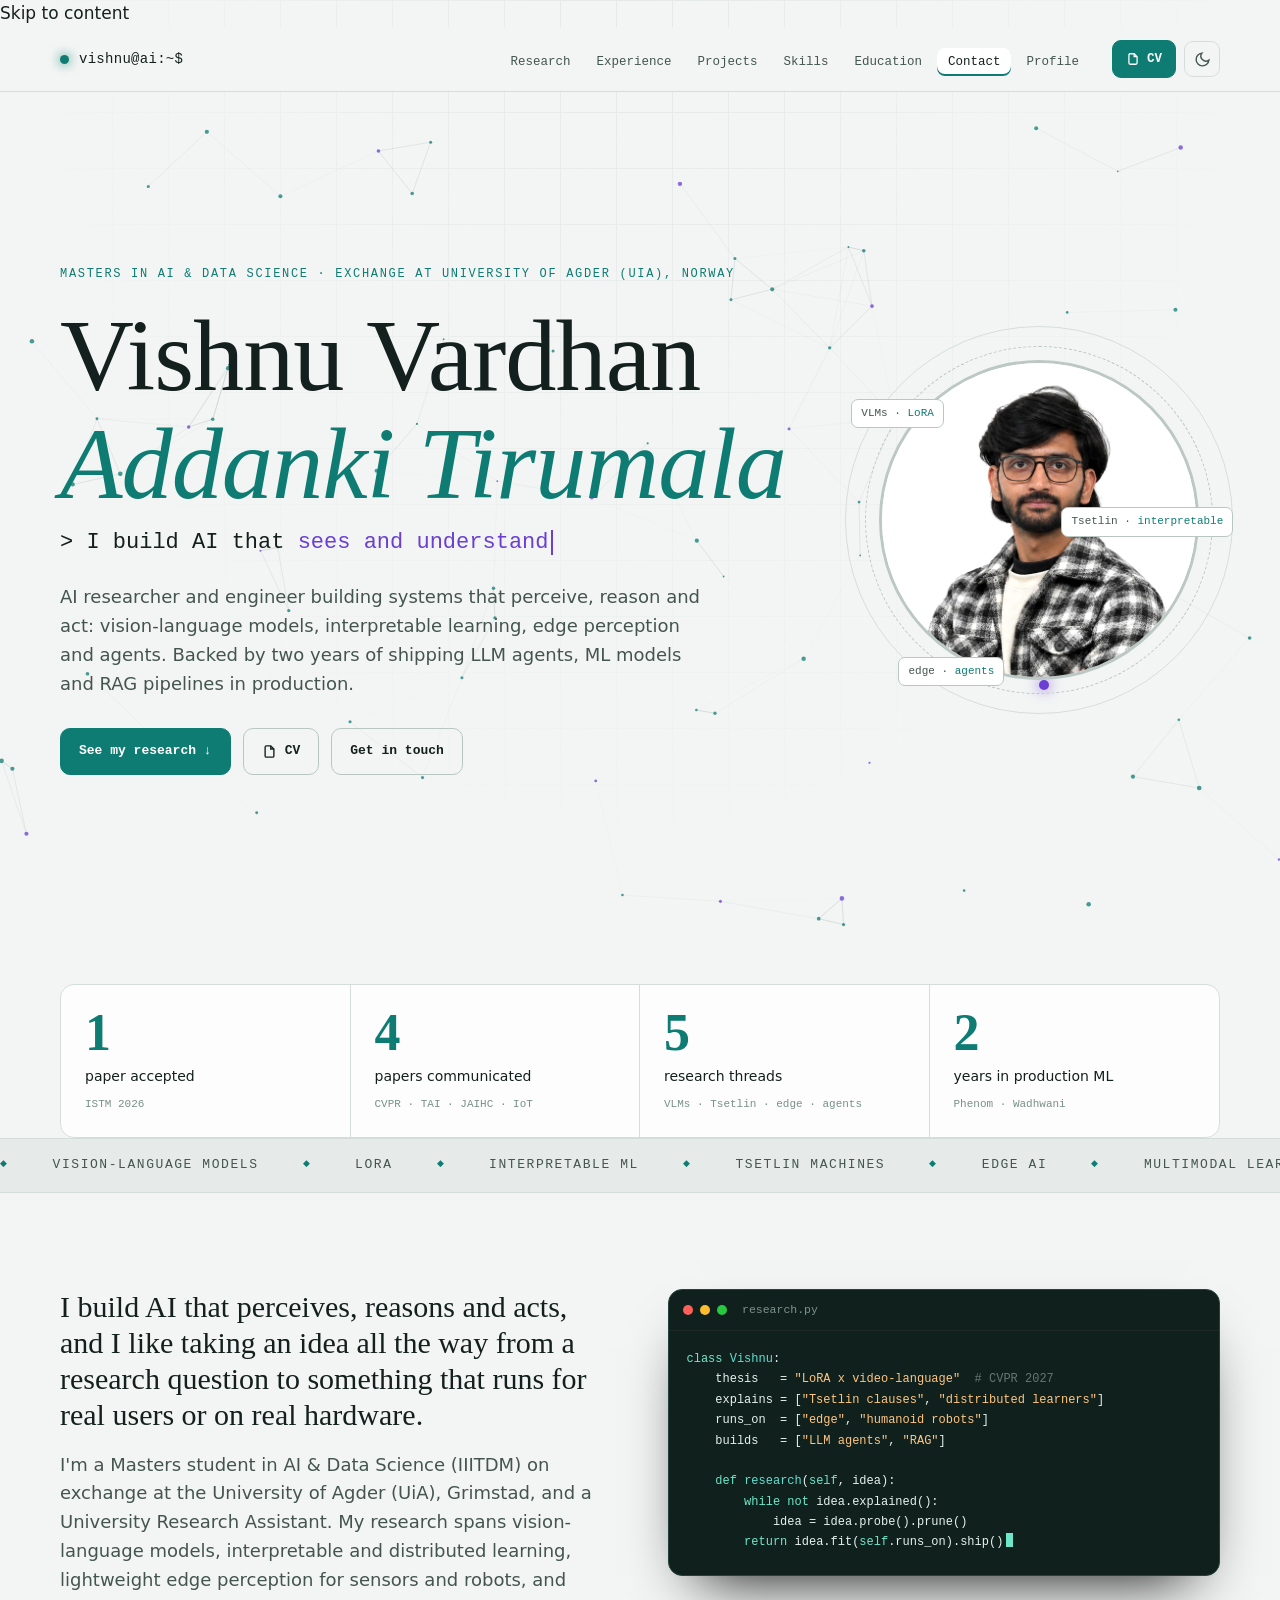
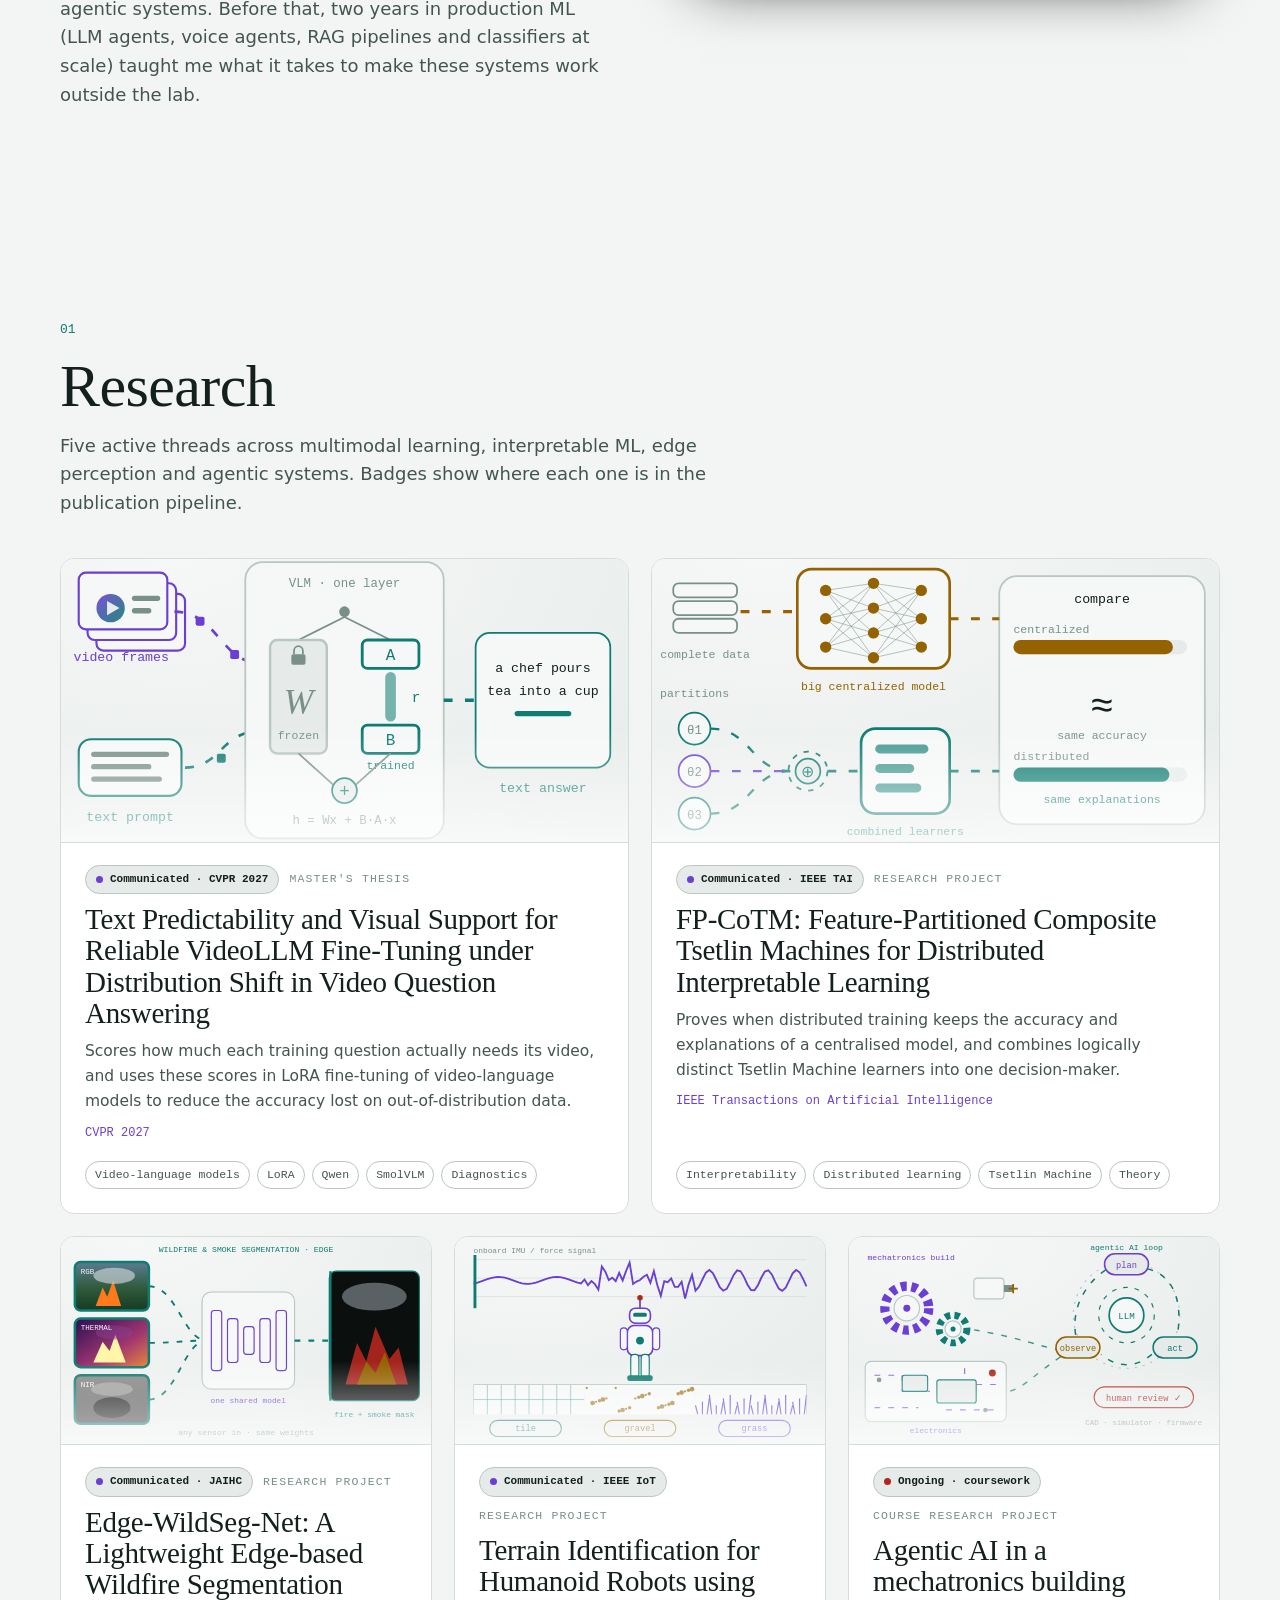
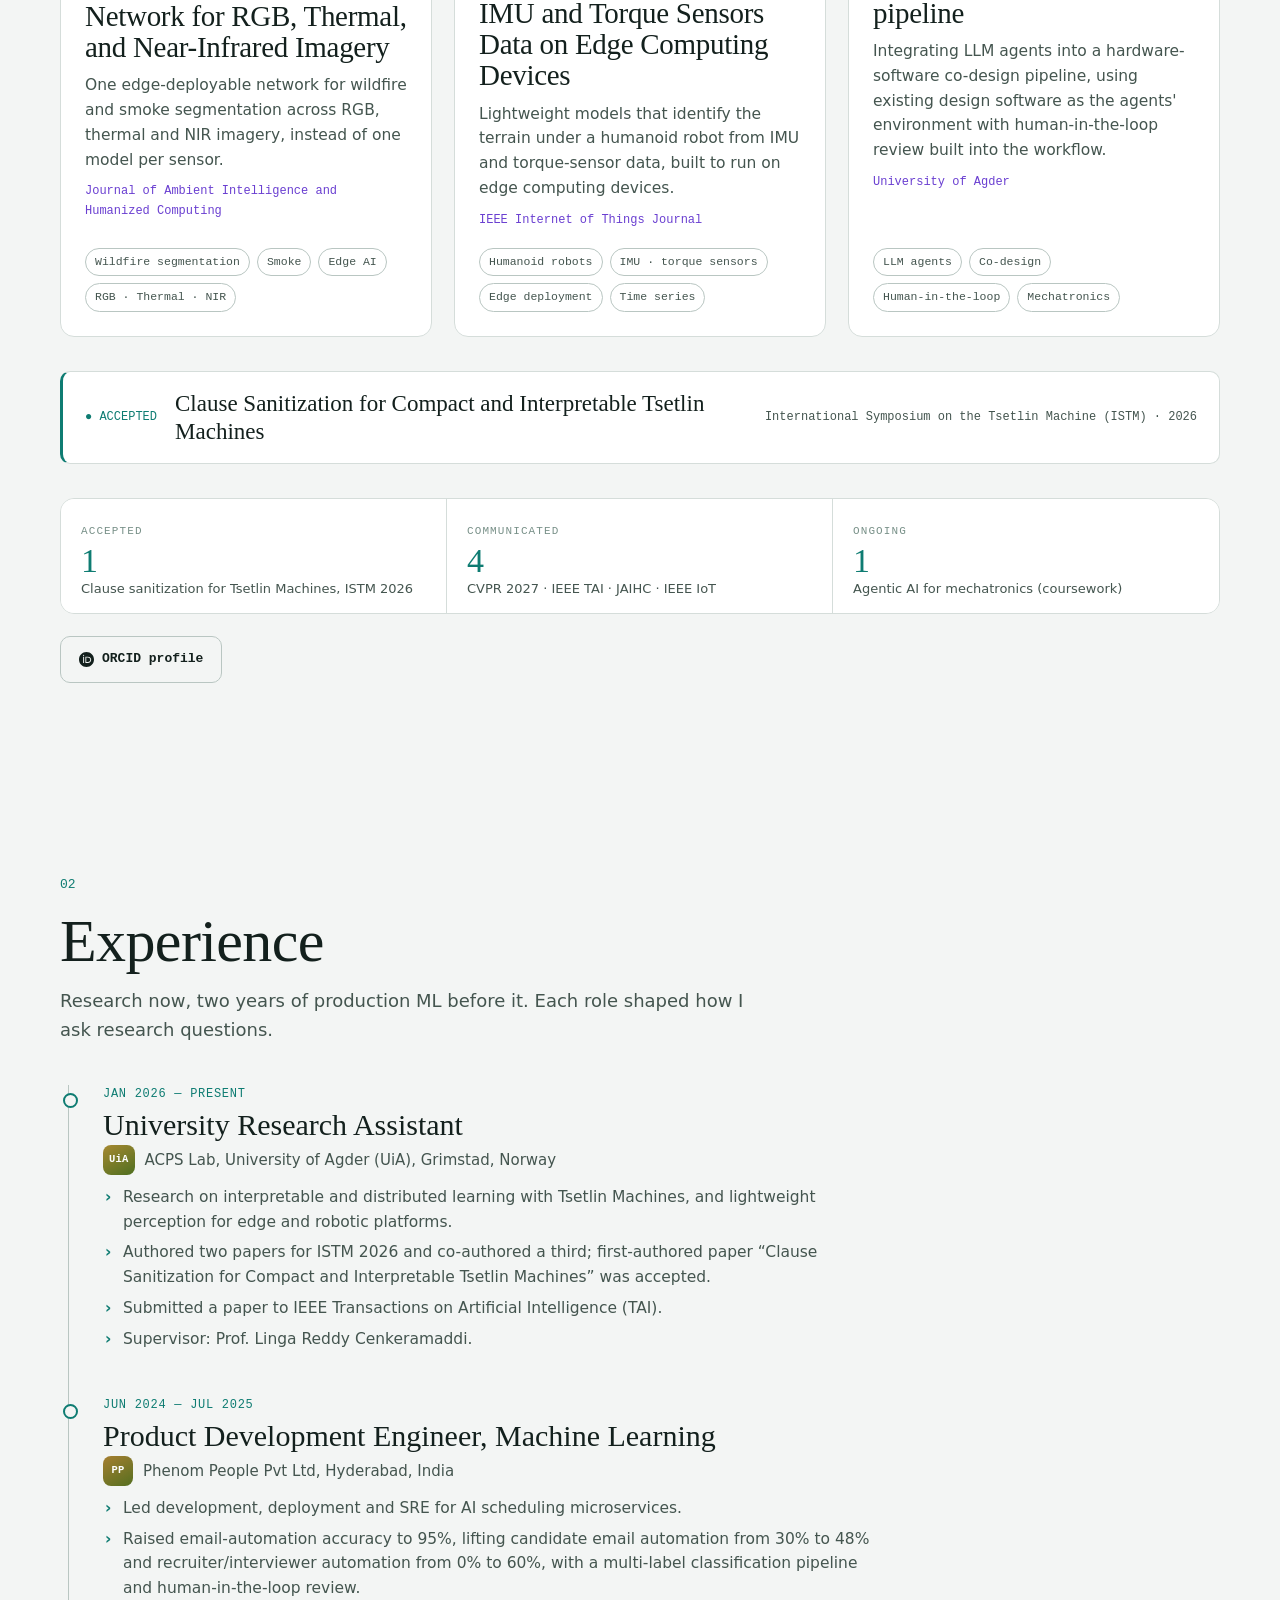
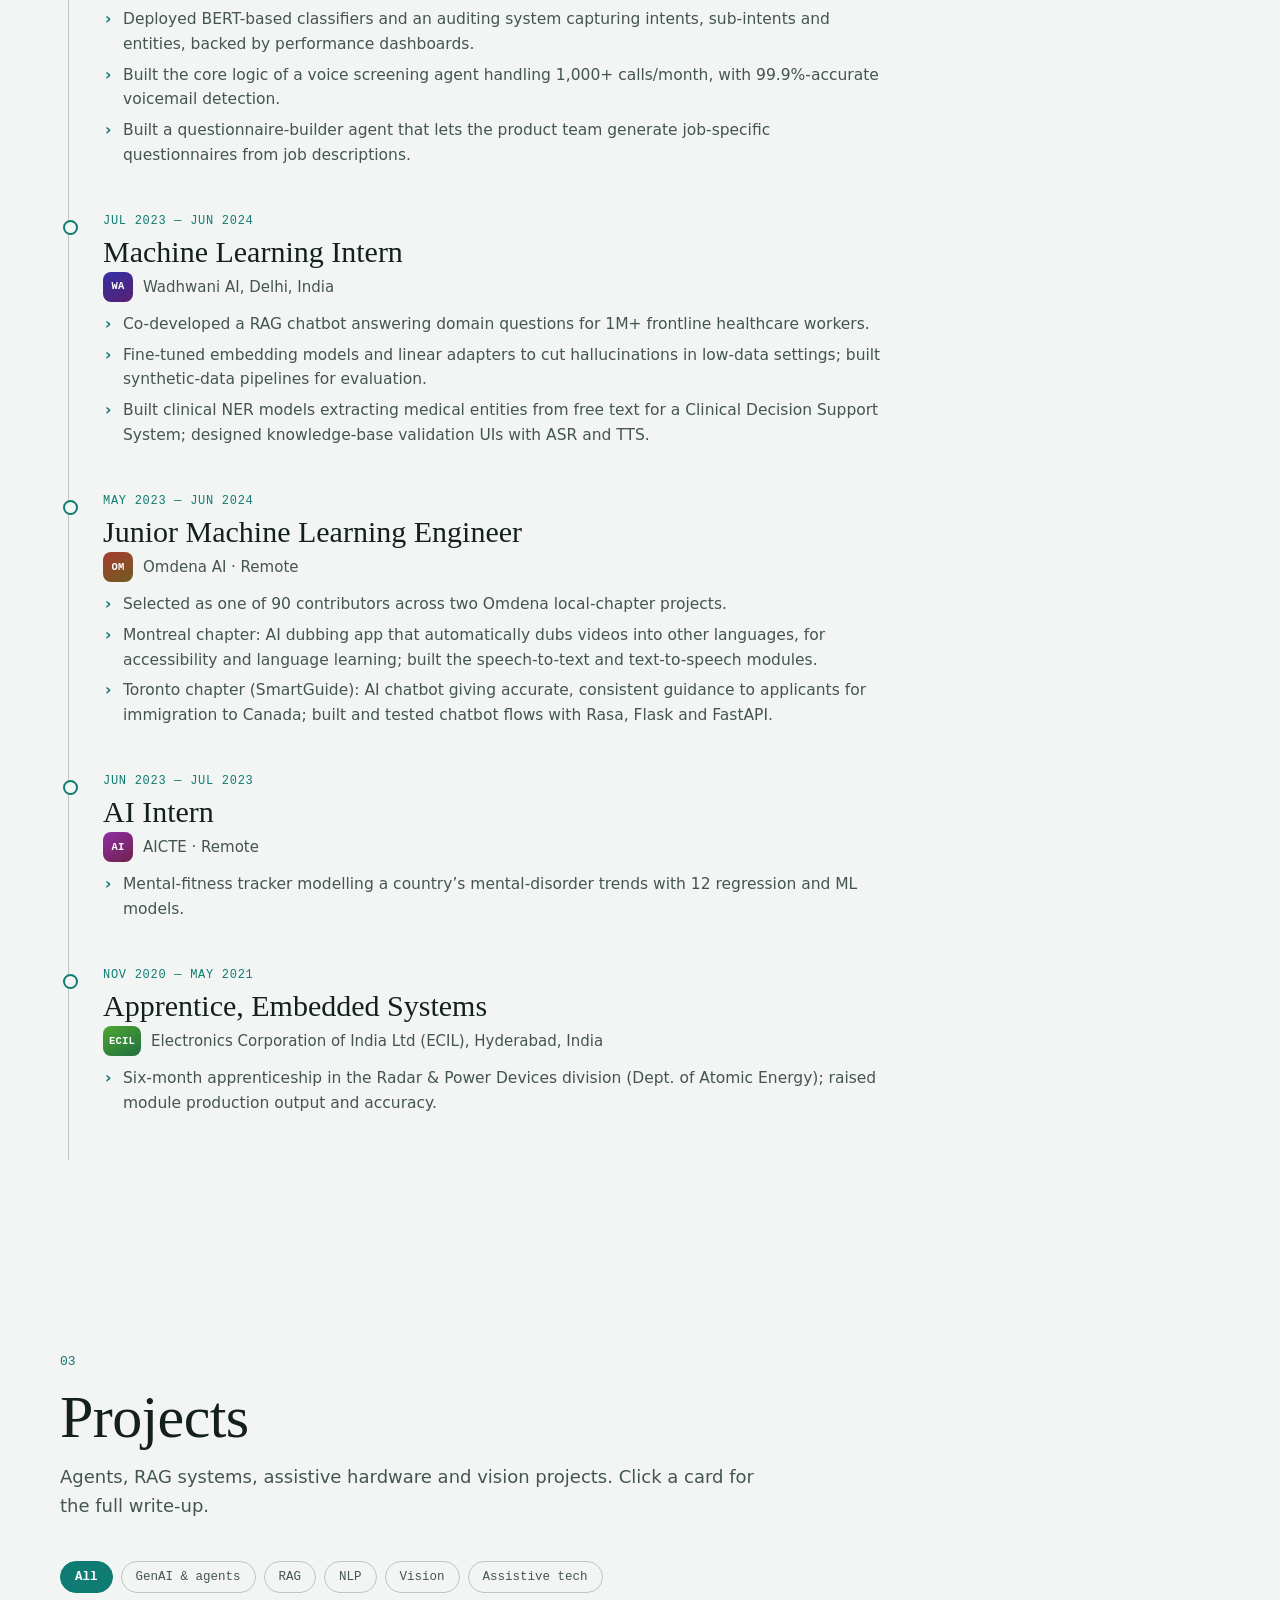
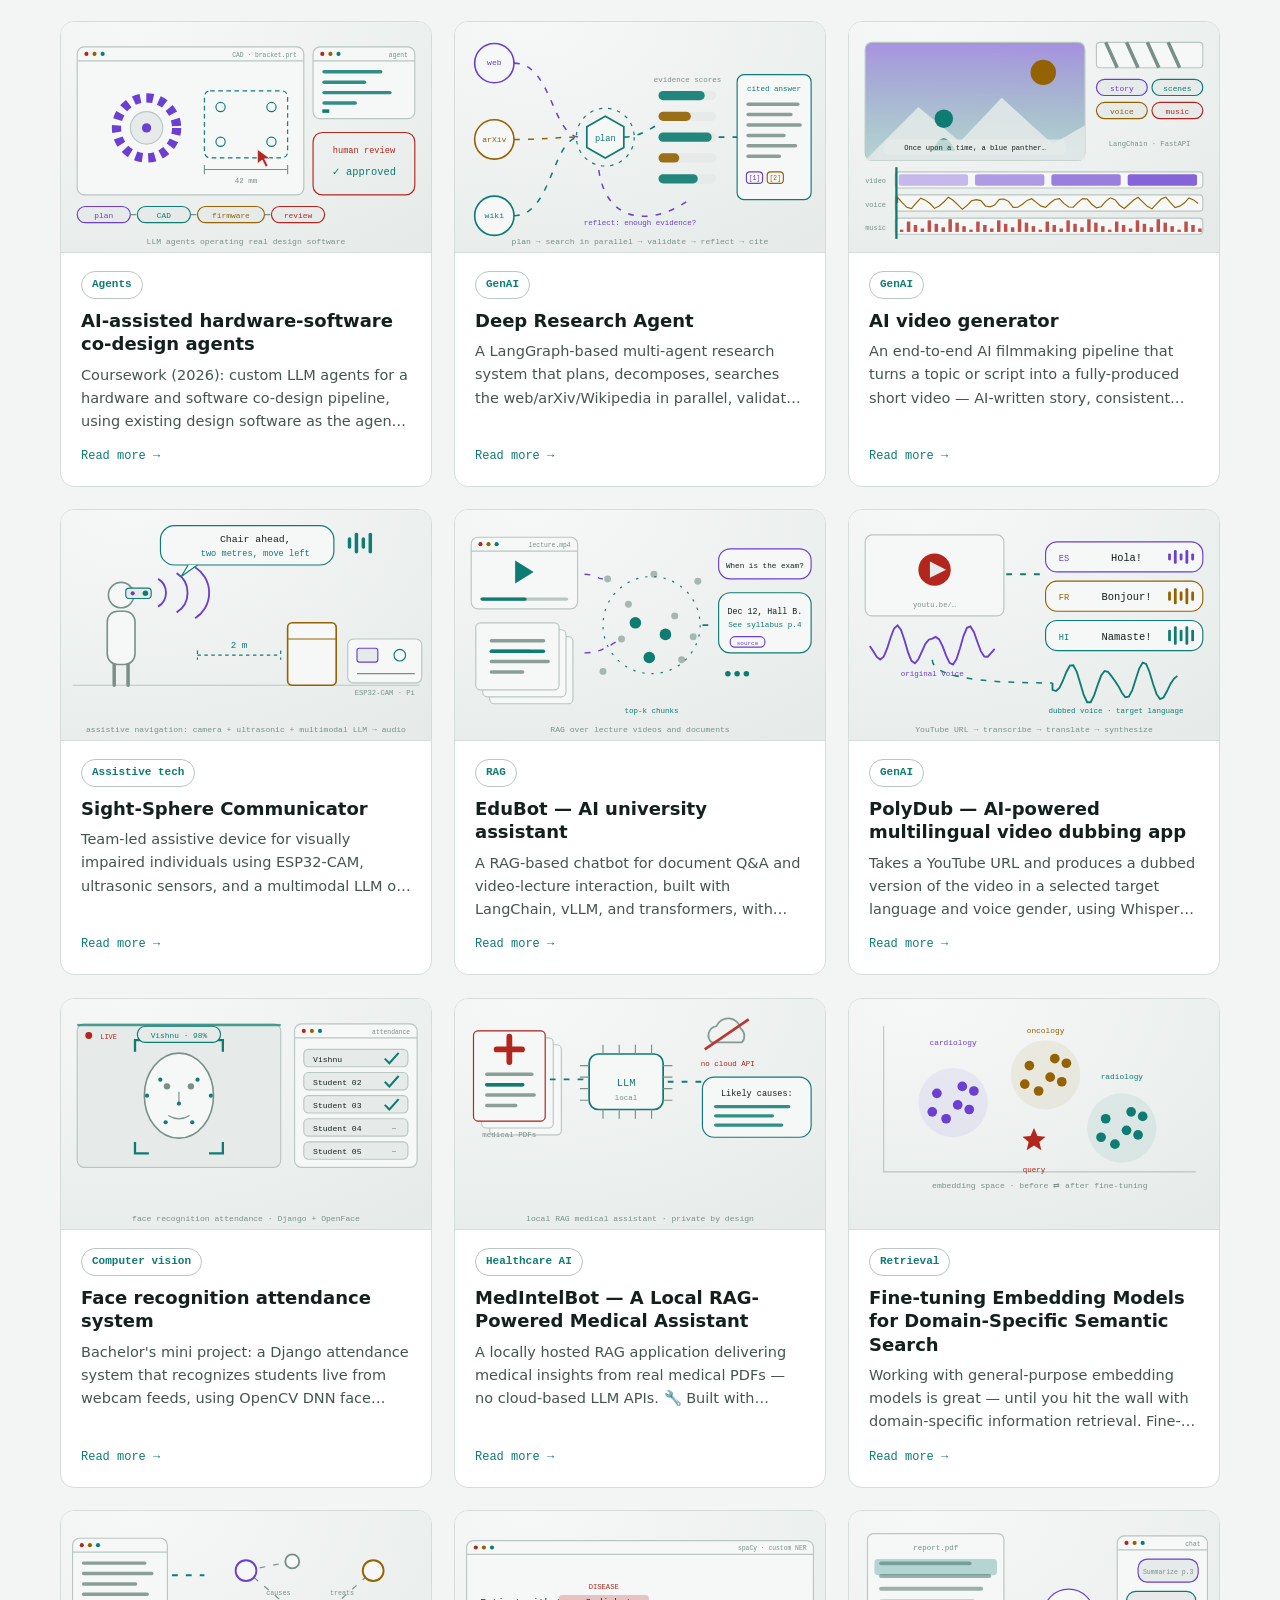
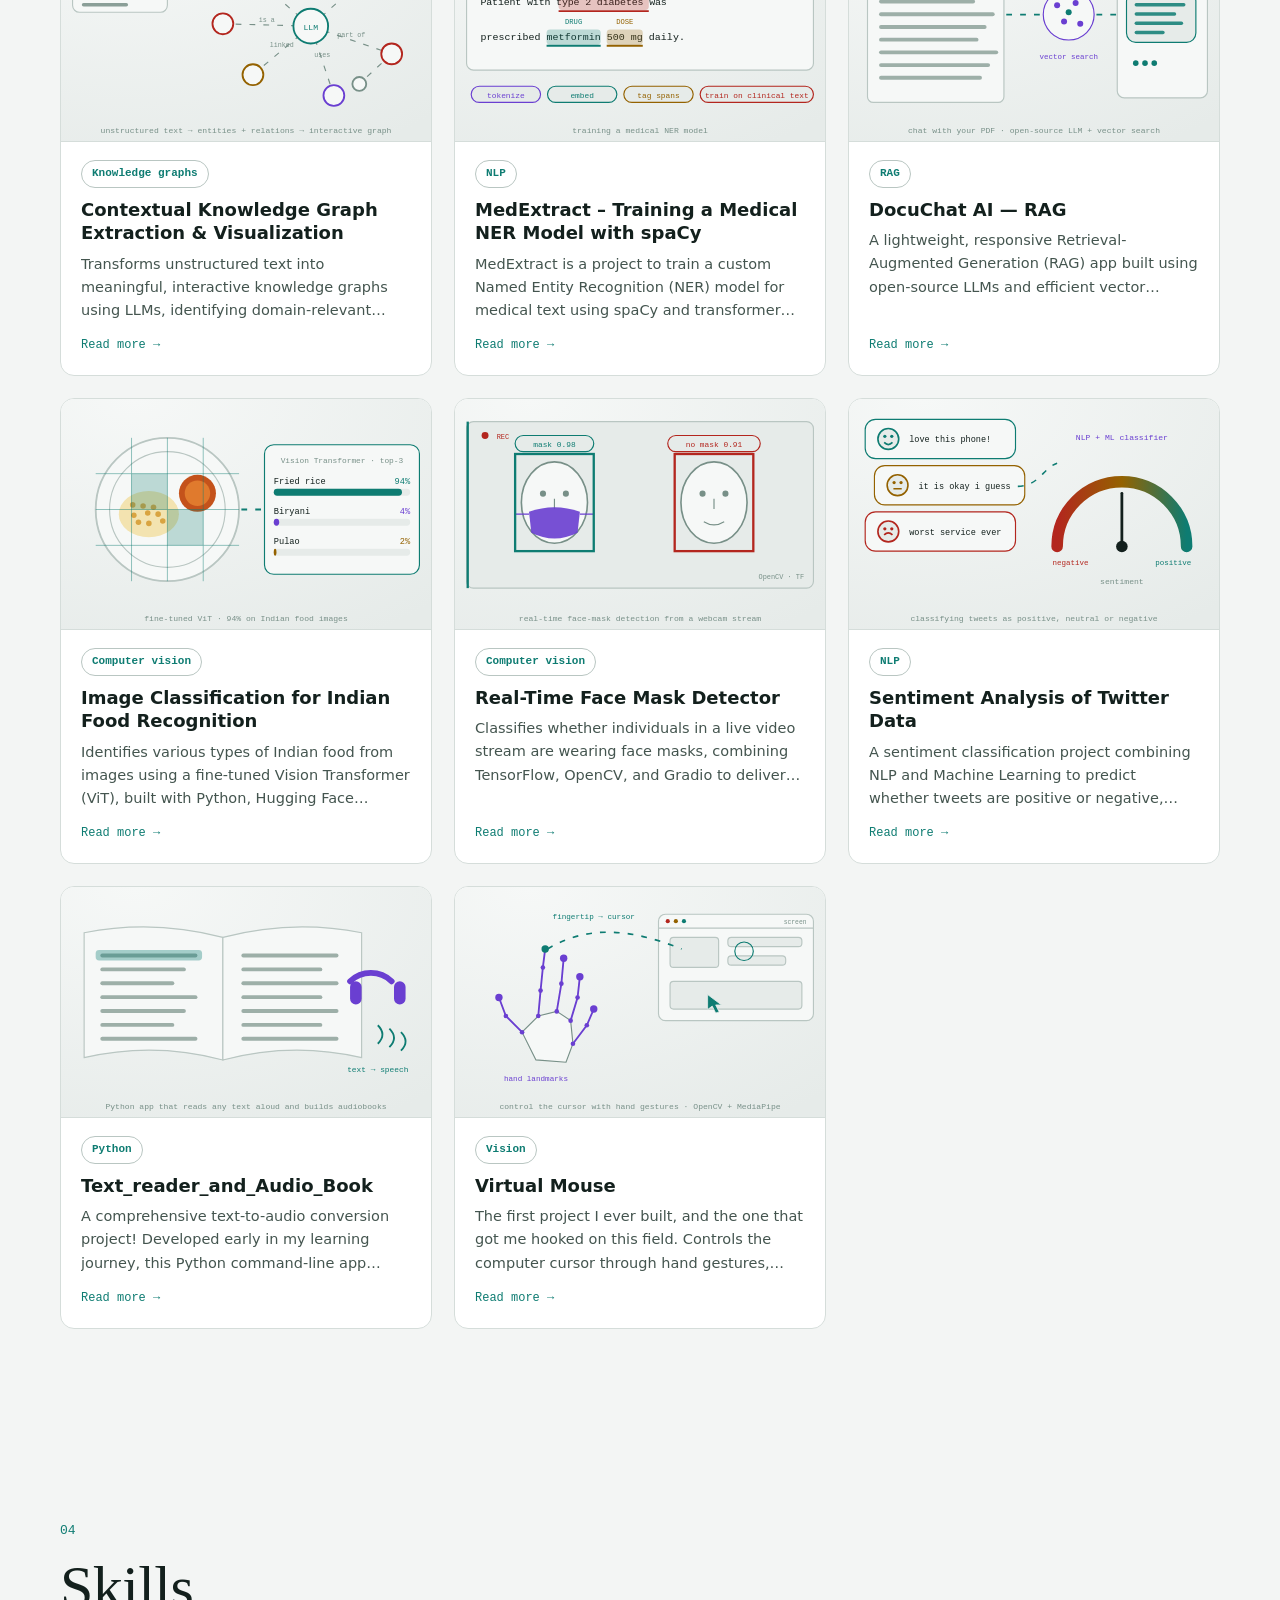
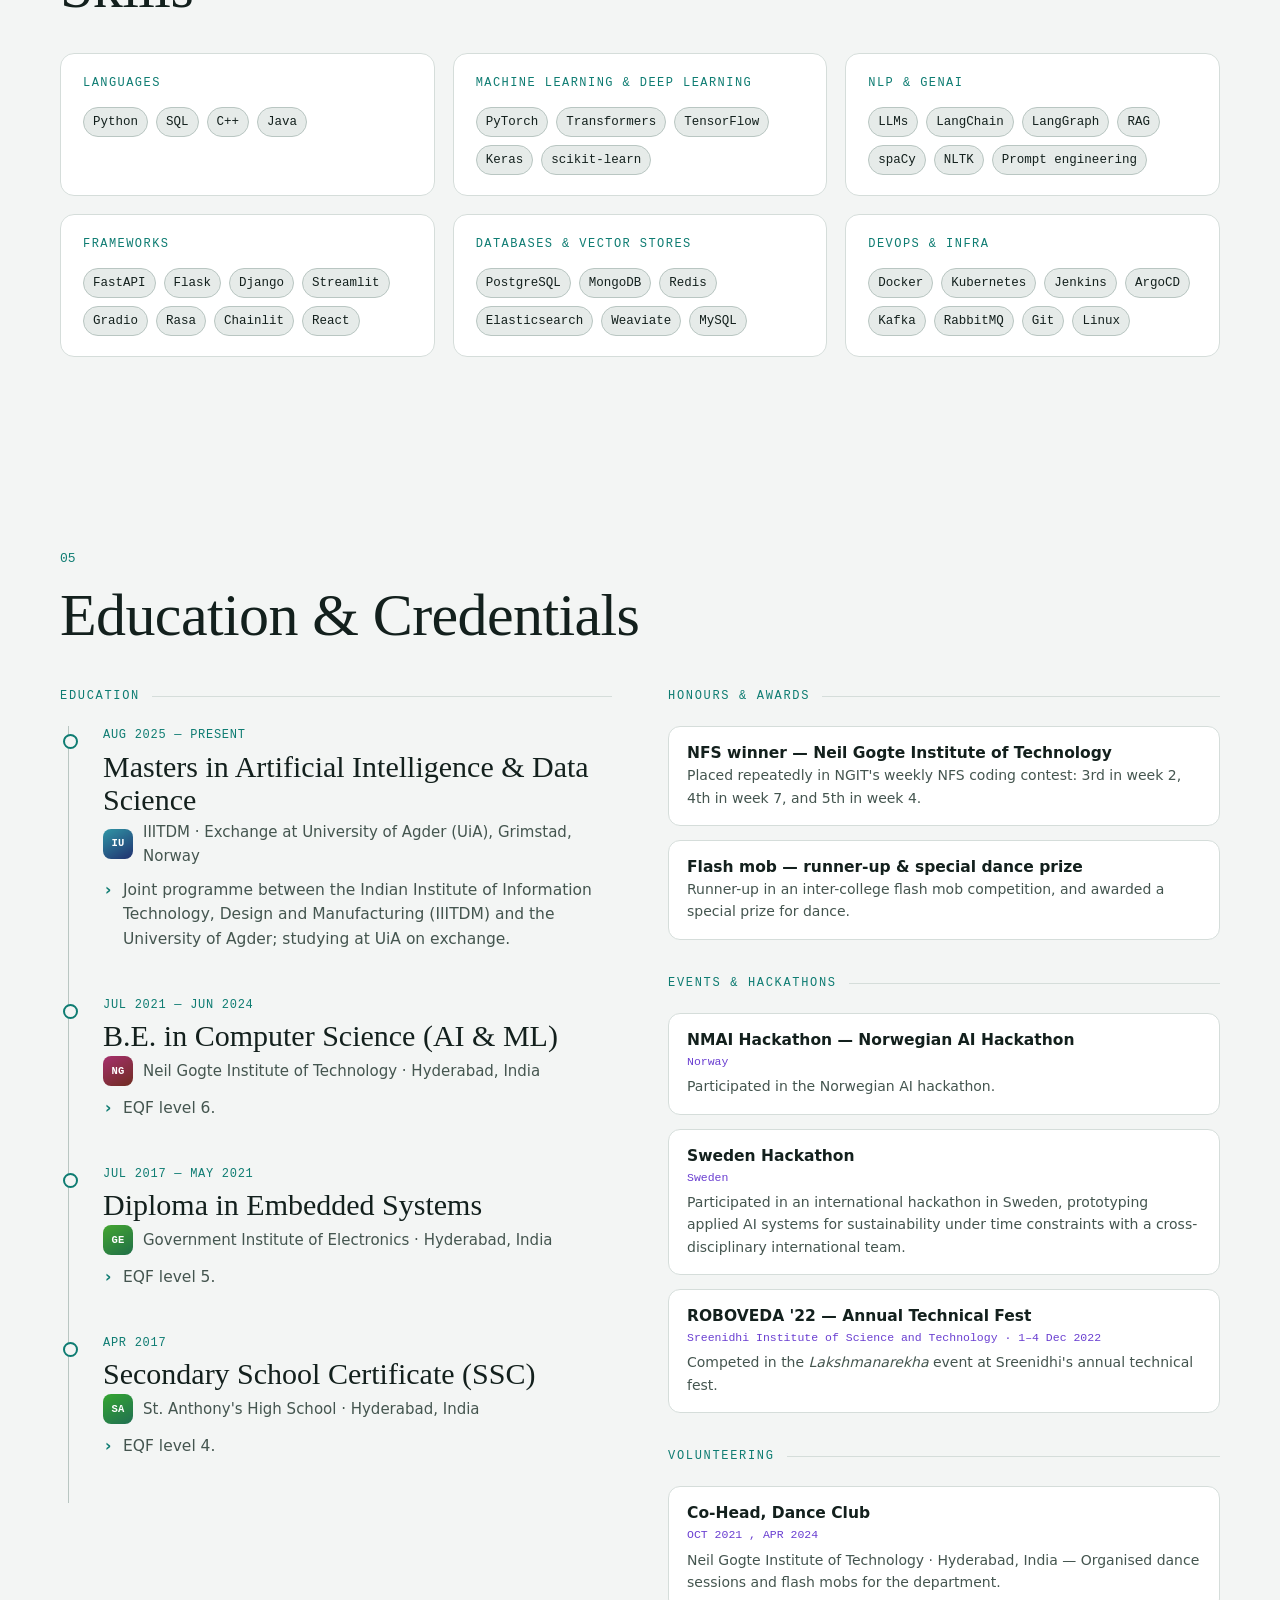
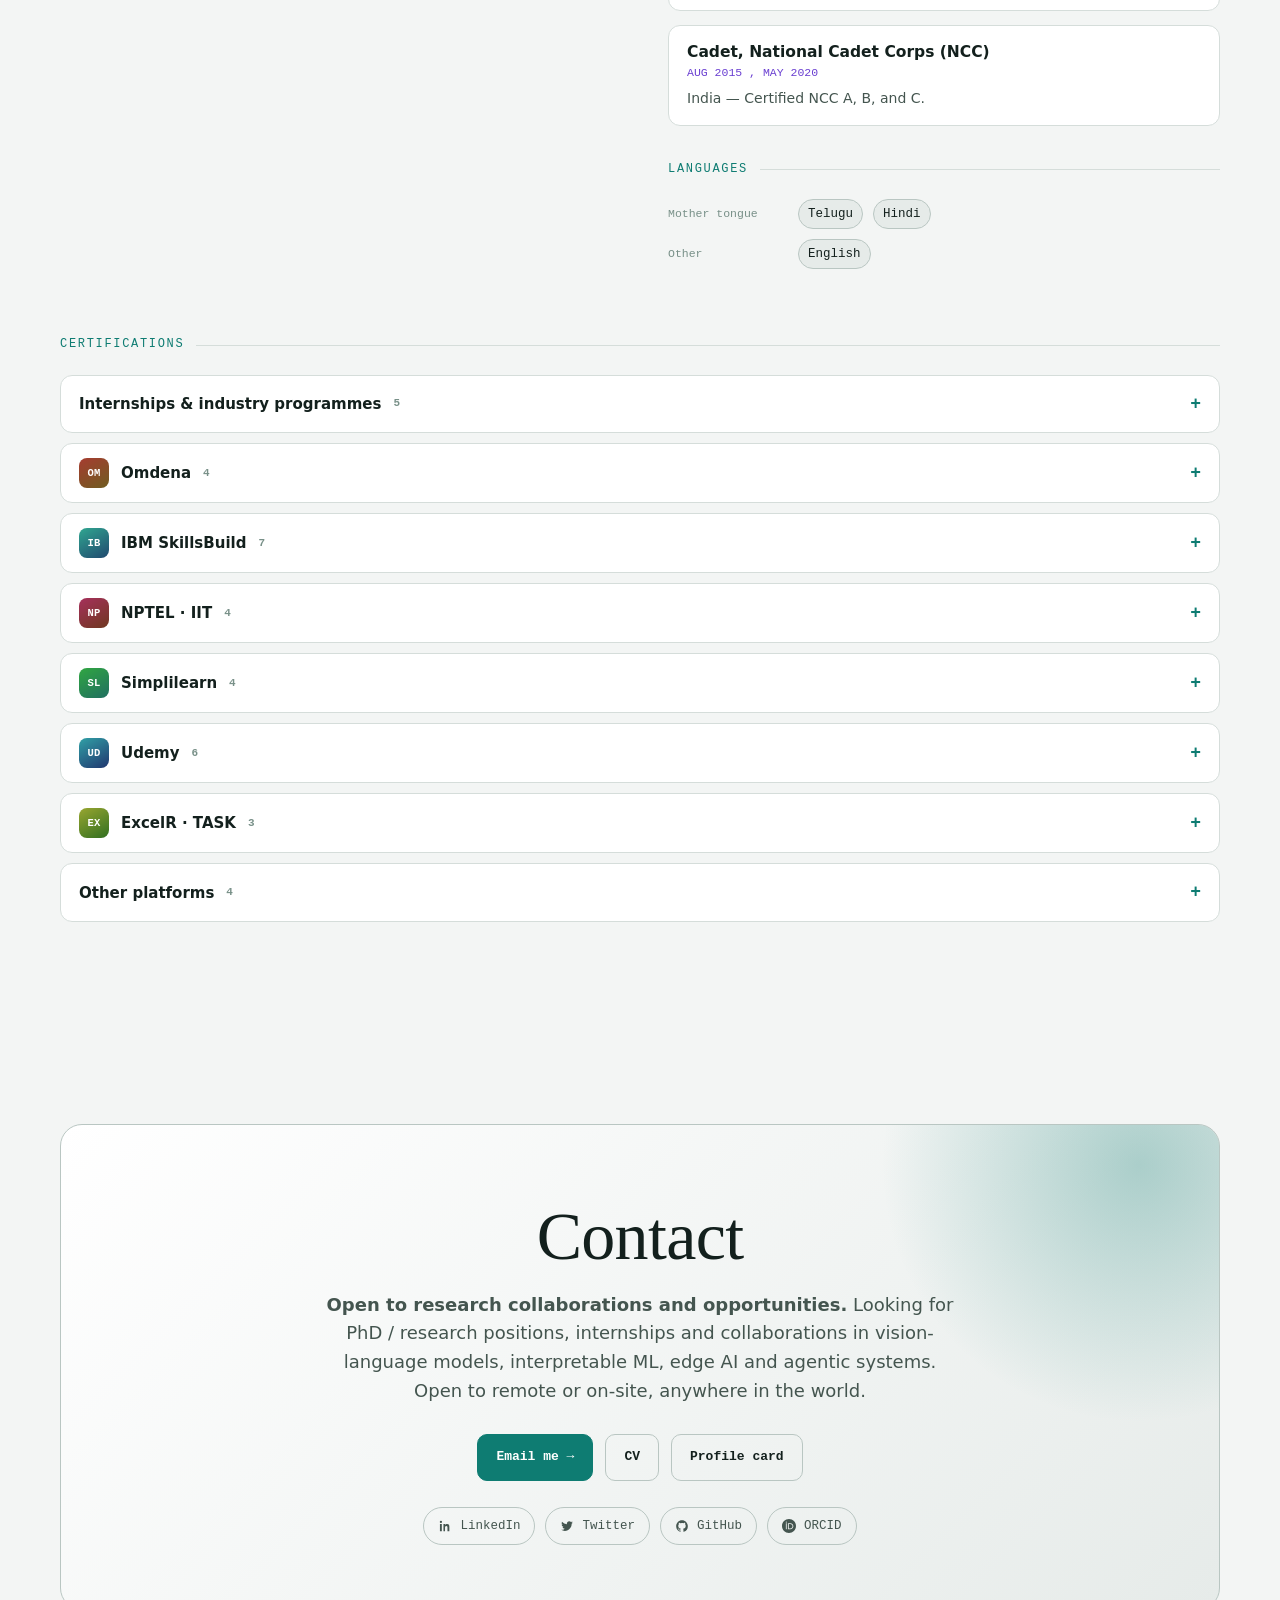
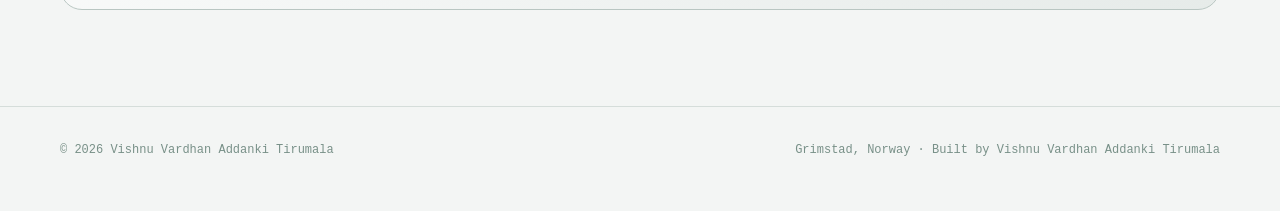
<file: index.html>
<!DOCTYPE html>
<html lang="en" data-theme="light">
<head>
<script>(function(){try{var t=localStorage.getItem('theme');if(t!=='light'&&t!=='dark'){t='light';}document.documentElement.setAttribute('data-theme',t);}catch(e){}})();</script>
<meta charset="UTF-8">
<meta name="theme-color" content="#f5f6f8">
<meta name="viewport" content="width=device-width, initial-scale=1.0">
<title>Vishnu Vardhan Addanki Tirumala — AI researcher</title>
<meta name="description" content="AI researcher working on vision-language models, interpretable ML, edge perception and agentic systems. Masters in AI & Data Science, exchange at the University of Agder (UiA).">
<meta property="og:title" content="Vishnu Vardhan Addanki Tirumala — AI researcher">
<meta property="og:description" content="AI researcher working on vision-language models, interpretable ML, edge perception and agentic systems. Masters in AI & Data Science, exchange at the University of Agder (UiA).">
<link rel="canonical" href="https://vishnu-add.github.io/">
<meta property="og:type" content="website">
<meta property="og:url" content="https://vishnu-add.github.io/">
<meta property="og:image" content="https://vishnu-add.github.io/assets/vishnu.jpg">
<meta name="twitter:card" content="summary">
<link rel="icon" href="data:image/svg+xml,%3Csvg xmlns='http://www.w3.org/2000/svg' viewBox='0 0 32 32'%3E%3Crect width='32' height='32' rx='7' fill='%23ffffff'/%3E%3Cg fill='none' stroke-width='4' stroke-linecap='round' stroke-linejoin='round'%3E%3Cpath d='M5 11h10l6 6h6' stroke='%230062cf'/%3E%3Cpath d='M5 23h22' stroke='%23d42a31'/%3E%3Cpath d='M16 5v22' stroke='%2300843d'/%3E%3C/g%3E%3C/svg%3E">
<link rel="preconnect" href="https://fonts.googleapis.com">
<link rel="preconnect" href="https://fonts.gstatic.com" crossorigin>
<link href="https://fonts.googleapis.com/css2?family=Archivo:wght@400;500;600;700;800&display=swap" rel="stylesheet">
<link rel="stylesheet" href="style.css">
</head>
<body data-page="home">
<a class="skip" href="#app">Skip to content</a>
<nav class="top" id="nav"></nav>
<main id="app"><noscript>
<div style="max-width:640px;margin:0 auto;padding:96px 24px;line-height:1.6;font-family:Archivo,system-ui,sans-serif">
<h1>Vishnu Vardhan Addanki Tirumala</h1>
<p>AI researcher and engineer: vision-language models, interpretable ML, edge perception and agentic systems. Masters in AI &amp; Data Science, exchange at the University of Agder (UiA), Norway.</p>
<p>Open to PhD and research positions, internships and collaborations, remote or on-site.</p>
<ul>
<li><a href="mailto:vishnuvardhanaddanki22@gmail.com">vishnuvardhanaddanki22@gmail.com</a></li>
<li><a href="cv.html">Academic CV</a> · <a href="assets/Vishnu_Resume.pdf">Resume (PDF)</a></li>
<li><a href="https://github.com/Vishnu-add">GitHub</a> · <a href="https://linkedin.com/in/a-vishnu-vardhan">LinkedIn</a> · <a href="https://orcid.org/0009-0003-4496-0054">ORCID</a></li>
</ul>
<p>This site needs JavaScript to show the full research and project pages.</p>
</div>
</noscript></main>
<footer id="footer"></footer>
<script src="app.js"></script>
</body>
</html>
</file>
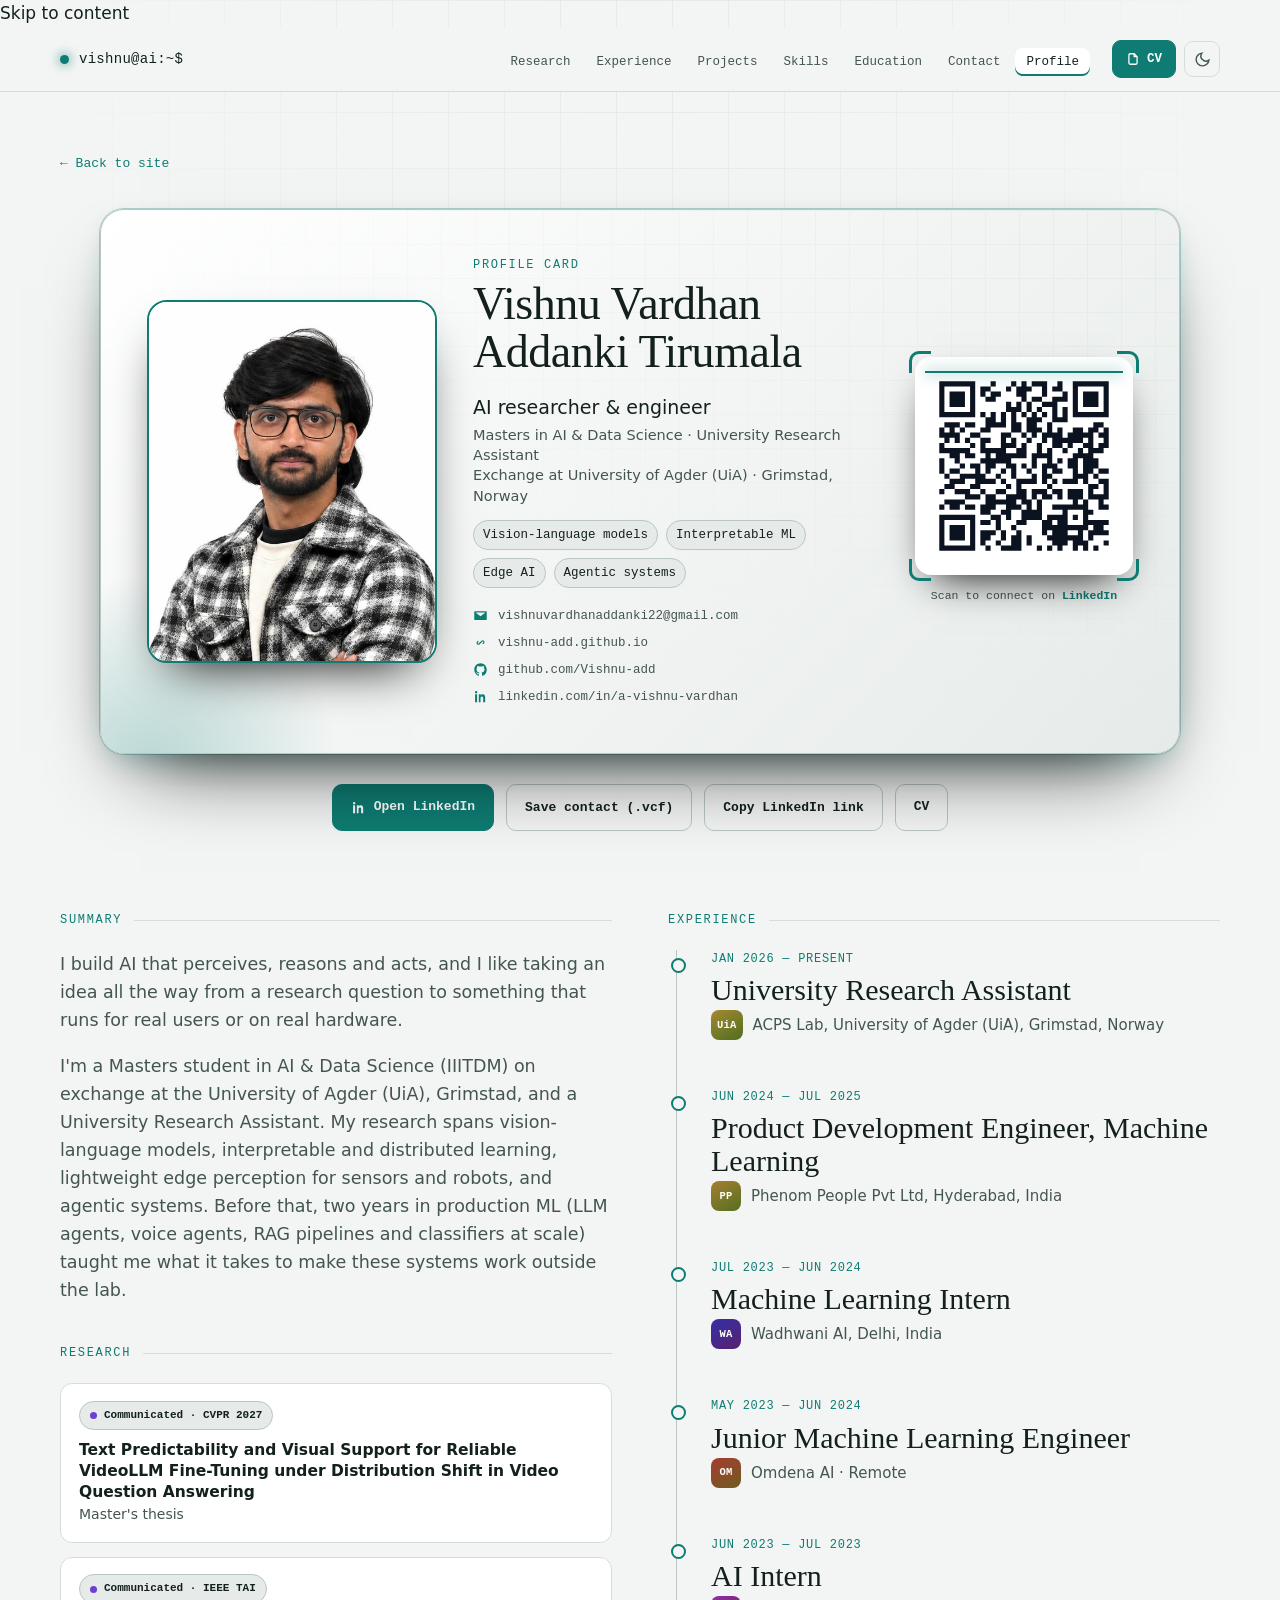
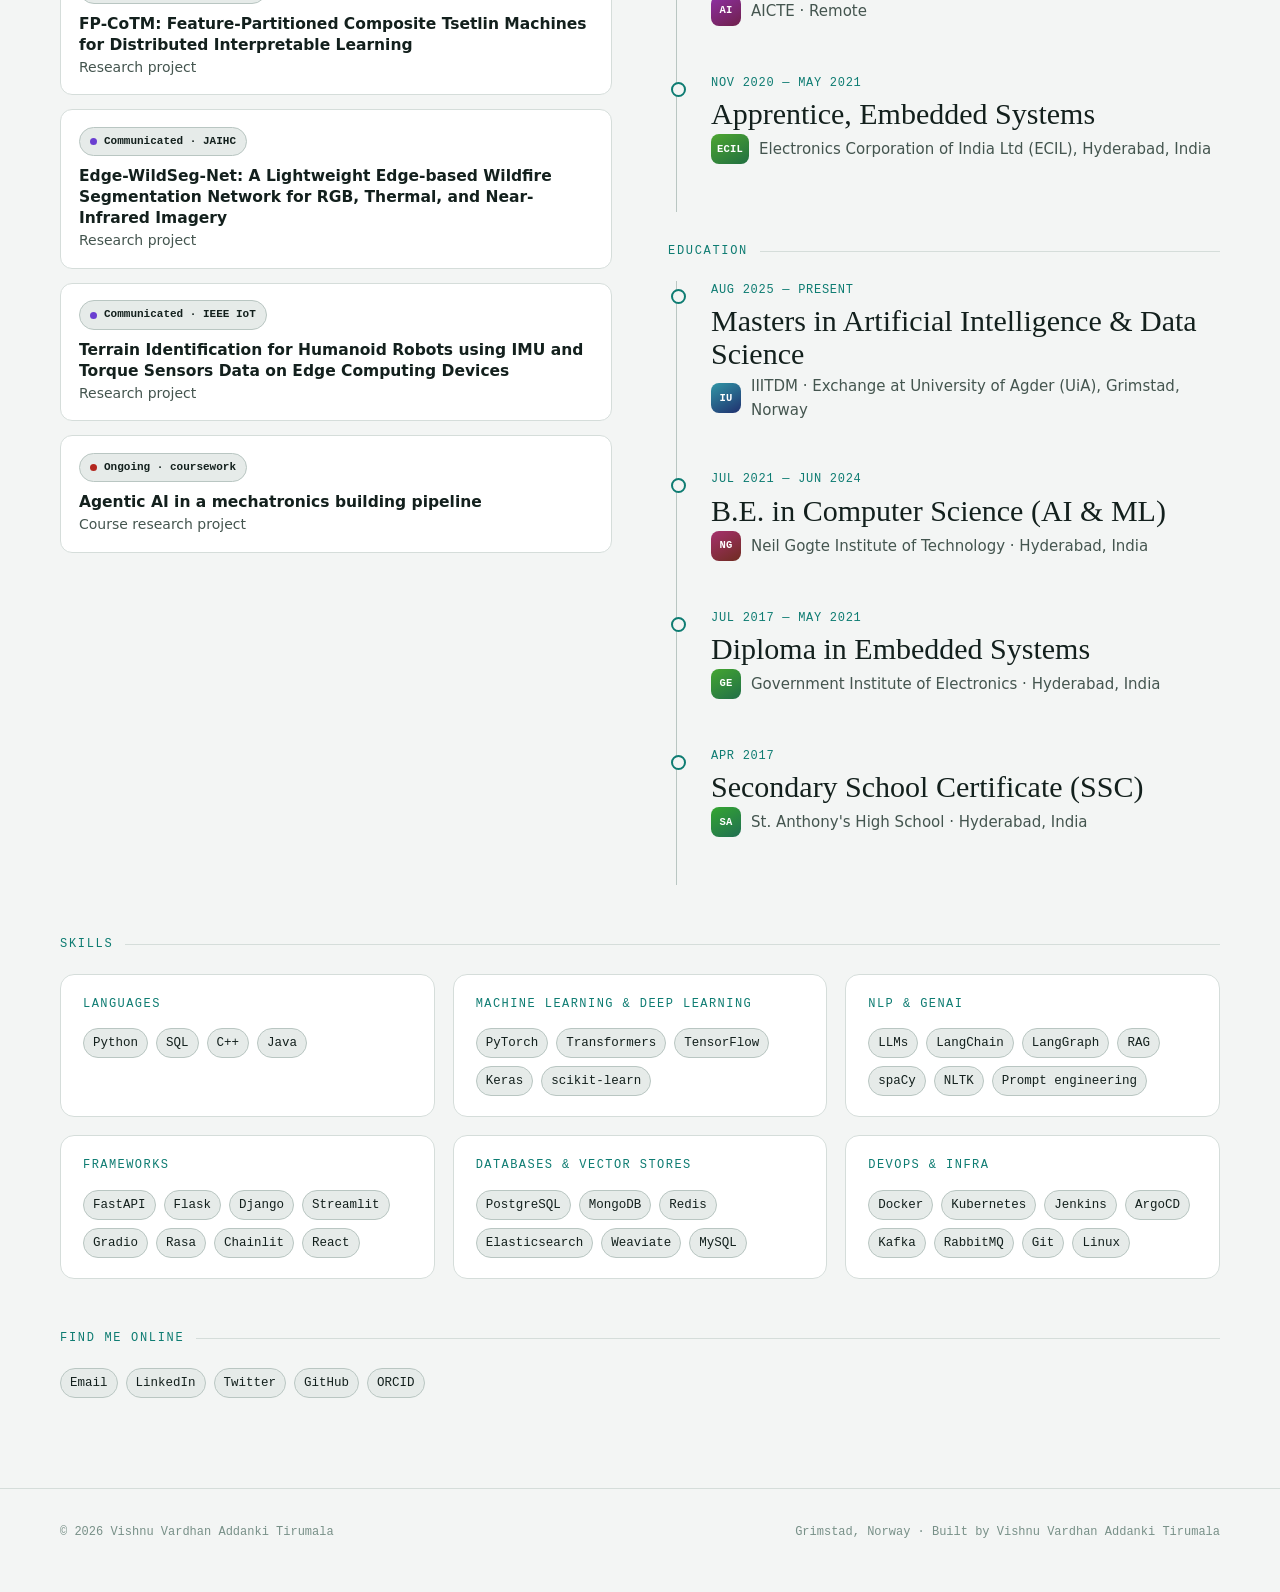
<file: card.html>
<!DOCTYPE html>
<html lang="en" data-theme="light">
<head>
<script>(function(){try{var t=localStorage.getItem('theme');if(t!=='light'&&t!=='dark'){t='light';}document.documentElement.setAttribute('data-theme',t);}catch(e){}})();</script>
<meta charset="UTF-8">
<meta name="theme-color" content="#f5f6f8">
<meta name="viewport" content="width=device-width, initial-scale=1.0">
<title>Profile card — Vishnu Vardhan Addanki Tirumala</title>
<meta name="description" content="AI researcher working on vision-language models, interpretable ML, edge perception and agentic systems. Masters in AI & Data Science, exchange at the University of Agder (UiA).">
<meta property="og:title" content="Vishnu Vardhan Addanki Tirumala — AI researcher">
<meta property="og:description" content="AI researcher working on vision-language models, interpretable ML, edge perception and agentic systems. Masters in AI & Data Science, exchange at the University of Agder (UiA).">
<meta property="og:image" content="assets/vishnu.jpg">
<link rel="icon" href="data:image/svg+xml,%3Csvg xmlns='http://www.w3.org/2000/svg' viewBox='0 0 32 32'%3E%3Crect width='32' height='32' rx='7' fill='%23ffffff'/%3E%3Cg fill='none' stroke-width='4' stroke-linecap='round' stroke-linejoin='round'%3E%3Cpath d='M5 11h10l6 6h6' stroke='%230062cf'/%3E%3Cpath d='M5 23h22' stroke='%23d42a31'/%3E%3Cpath d='M16 5v22' stroke='%2300843d'/%3E%3C/g%3E%3C/svg%3E">
<link rel="preconnect" href="https://fonts.googleapis.com">
<link rel="preconnect" href="https://fonts.gstatic.com" crossorigin>
<link href="https://fonts.googleapis.com/css2?family=Archivo:wght@400;500;600;700;800&display=swap" rel="stylesheet">
<link rel="stylesheet" href="style.css">
</head>
<body data-page="card">
<a class="skip" href="#app">Skip to content</a>
<nav class="top" id="nav"></nav>
<main id="app"></main>
<footer id="footer"></footer>
<script src="app.js"></script>
</body>
</html>
</file>
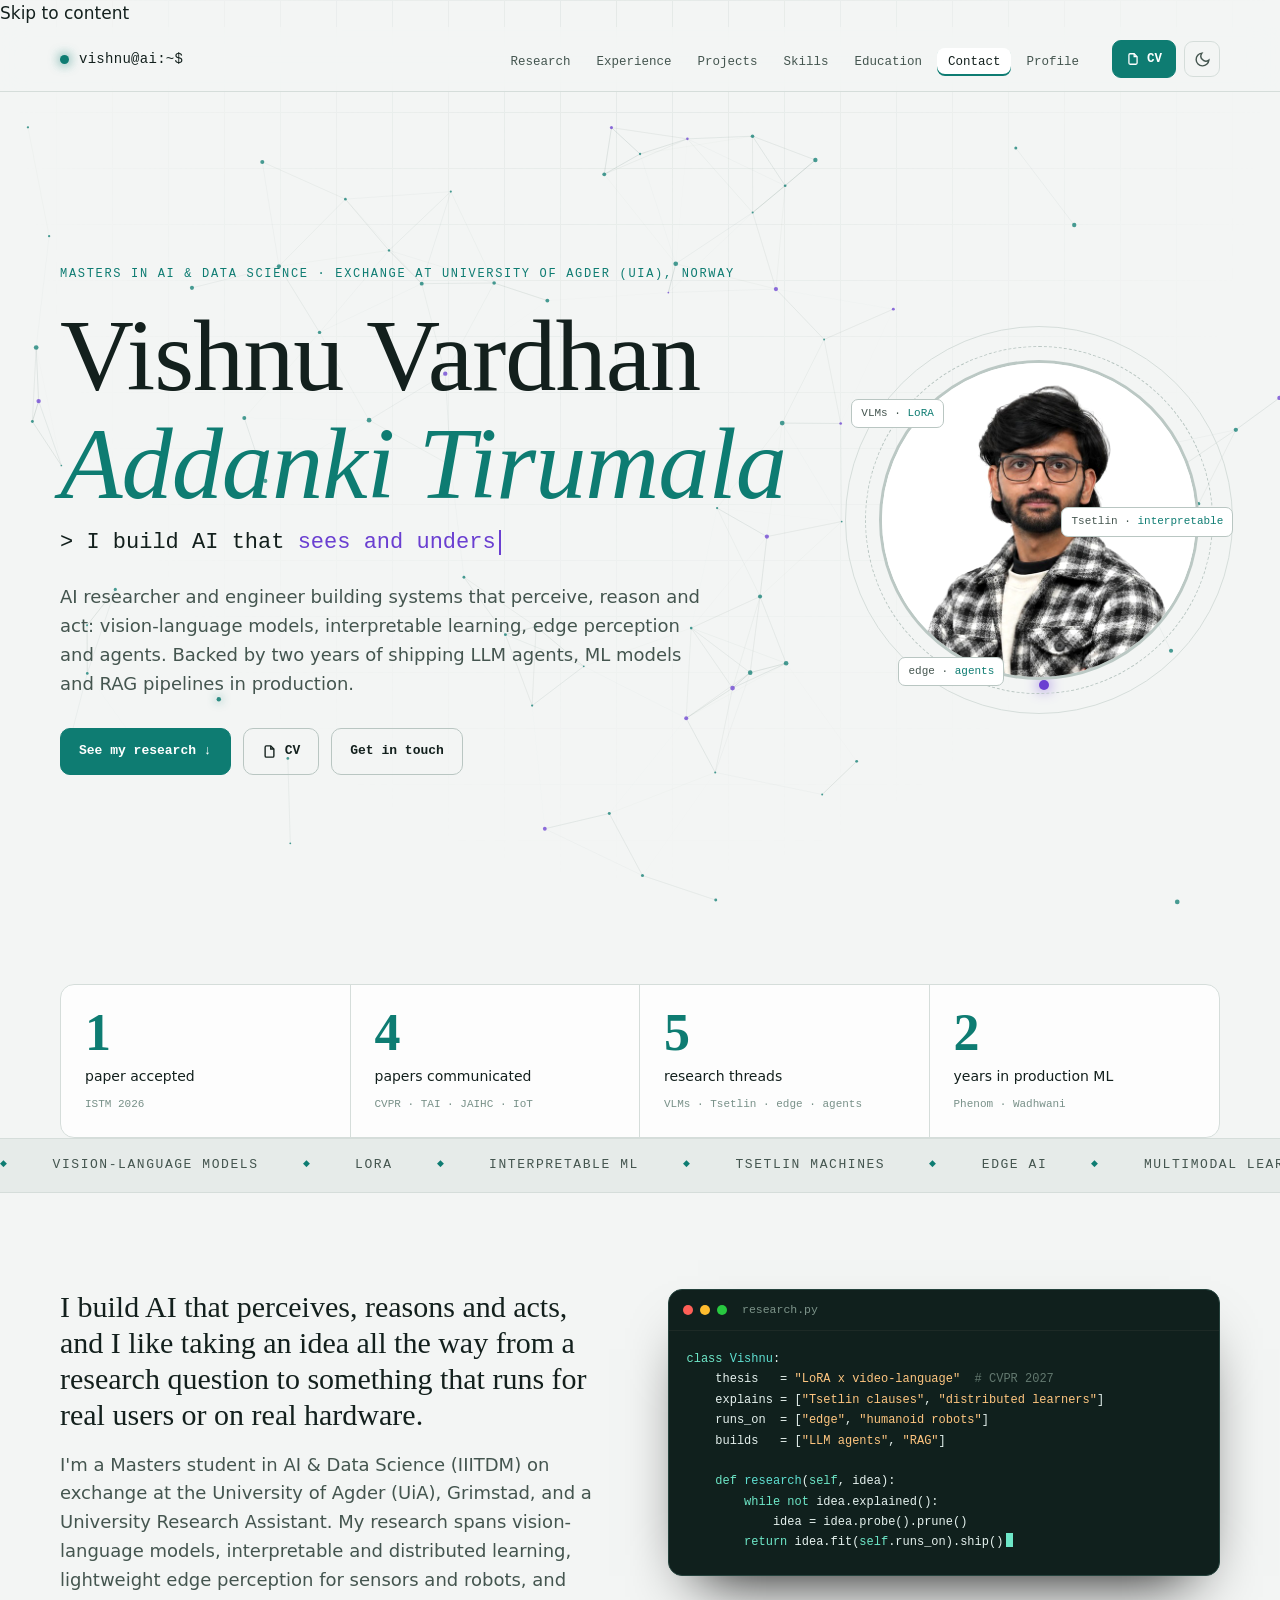
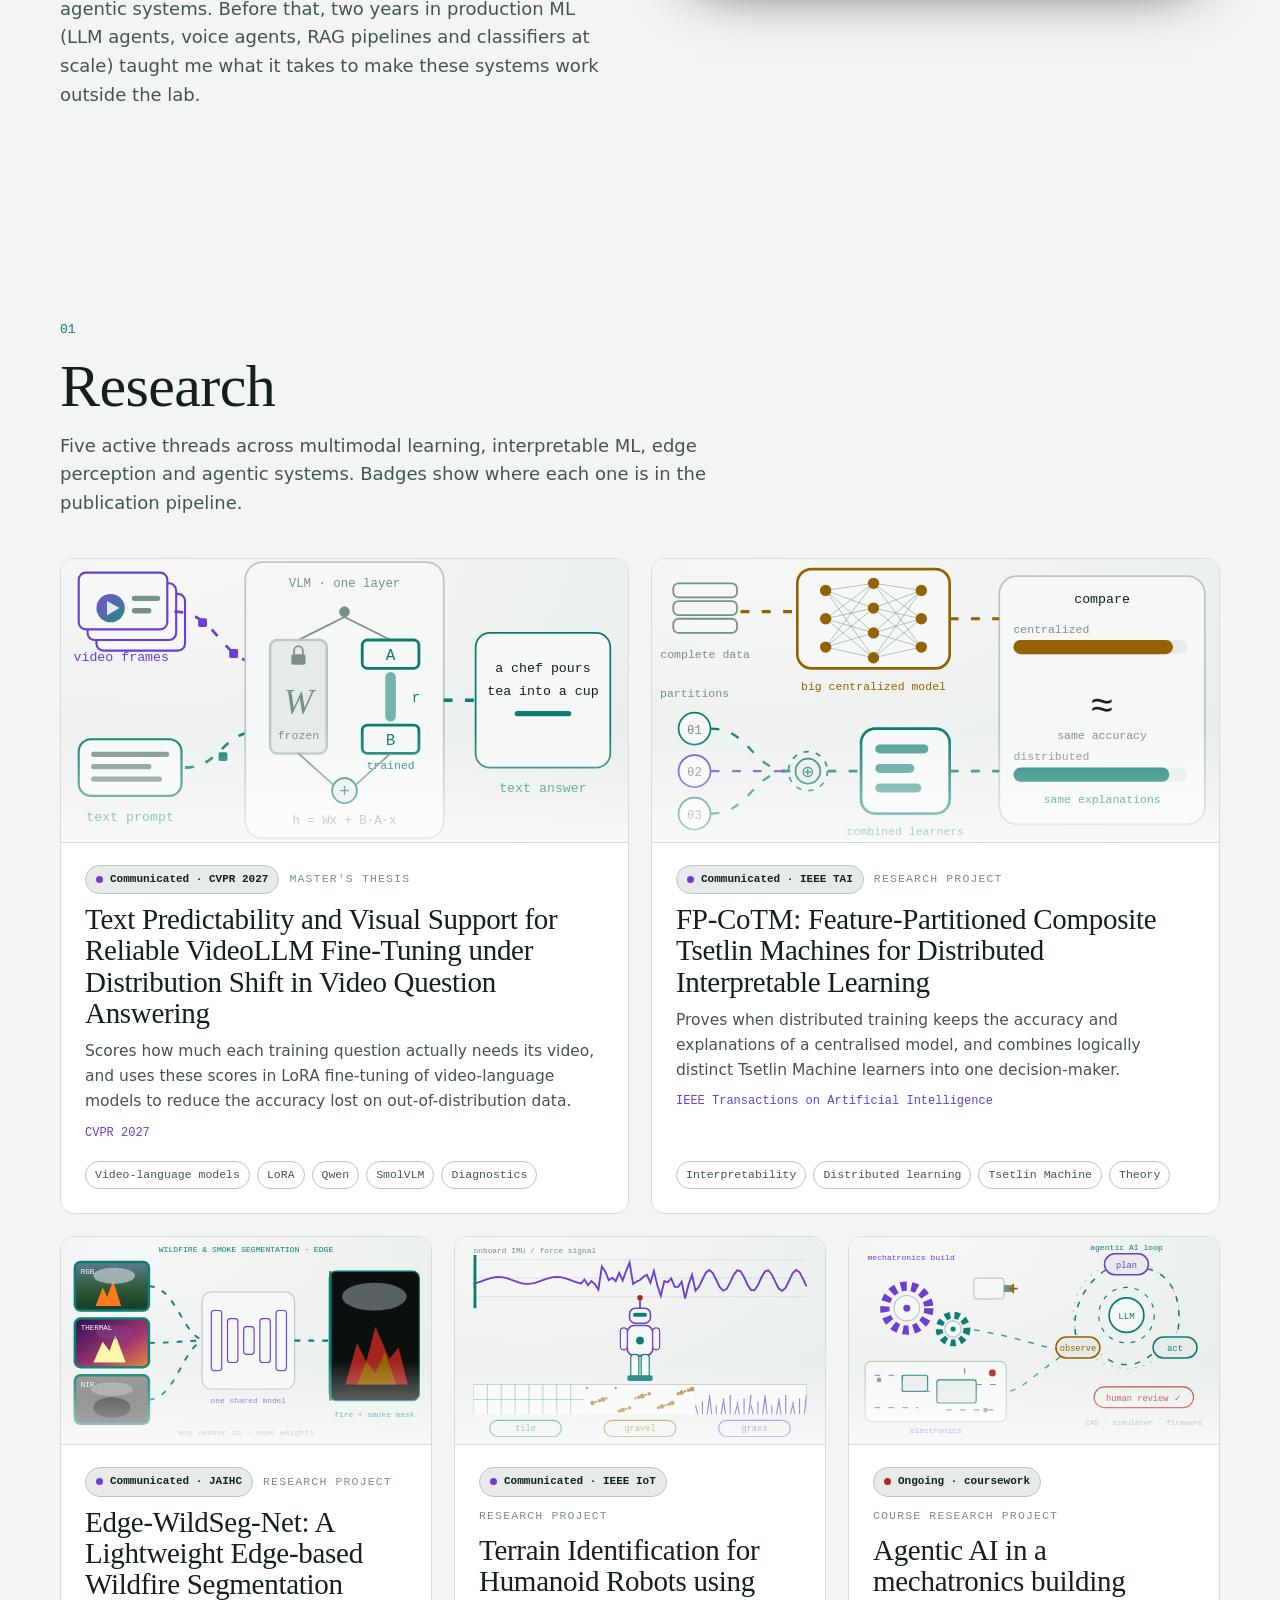
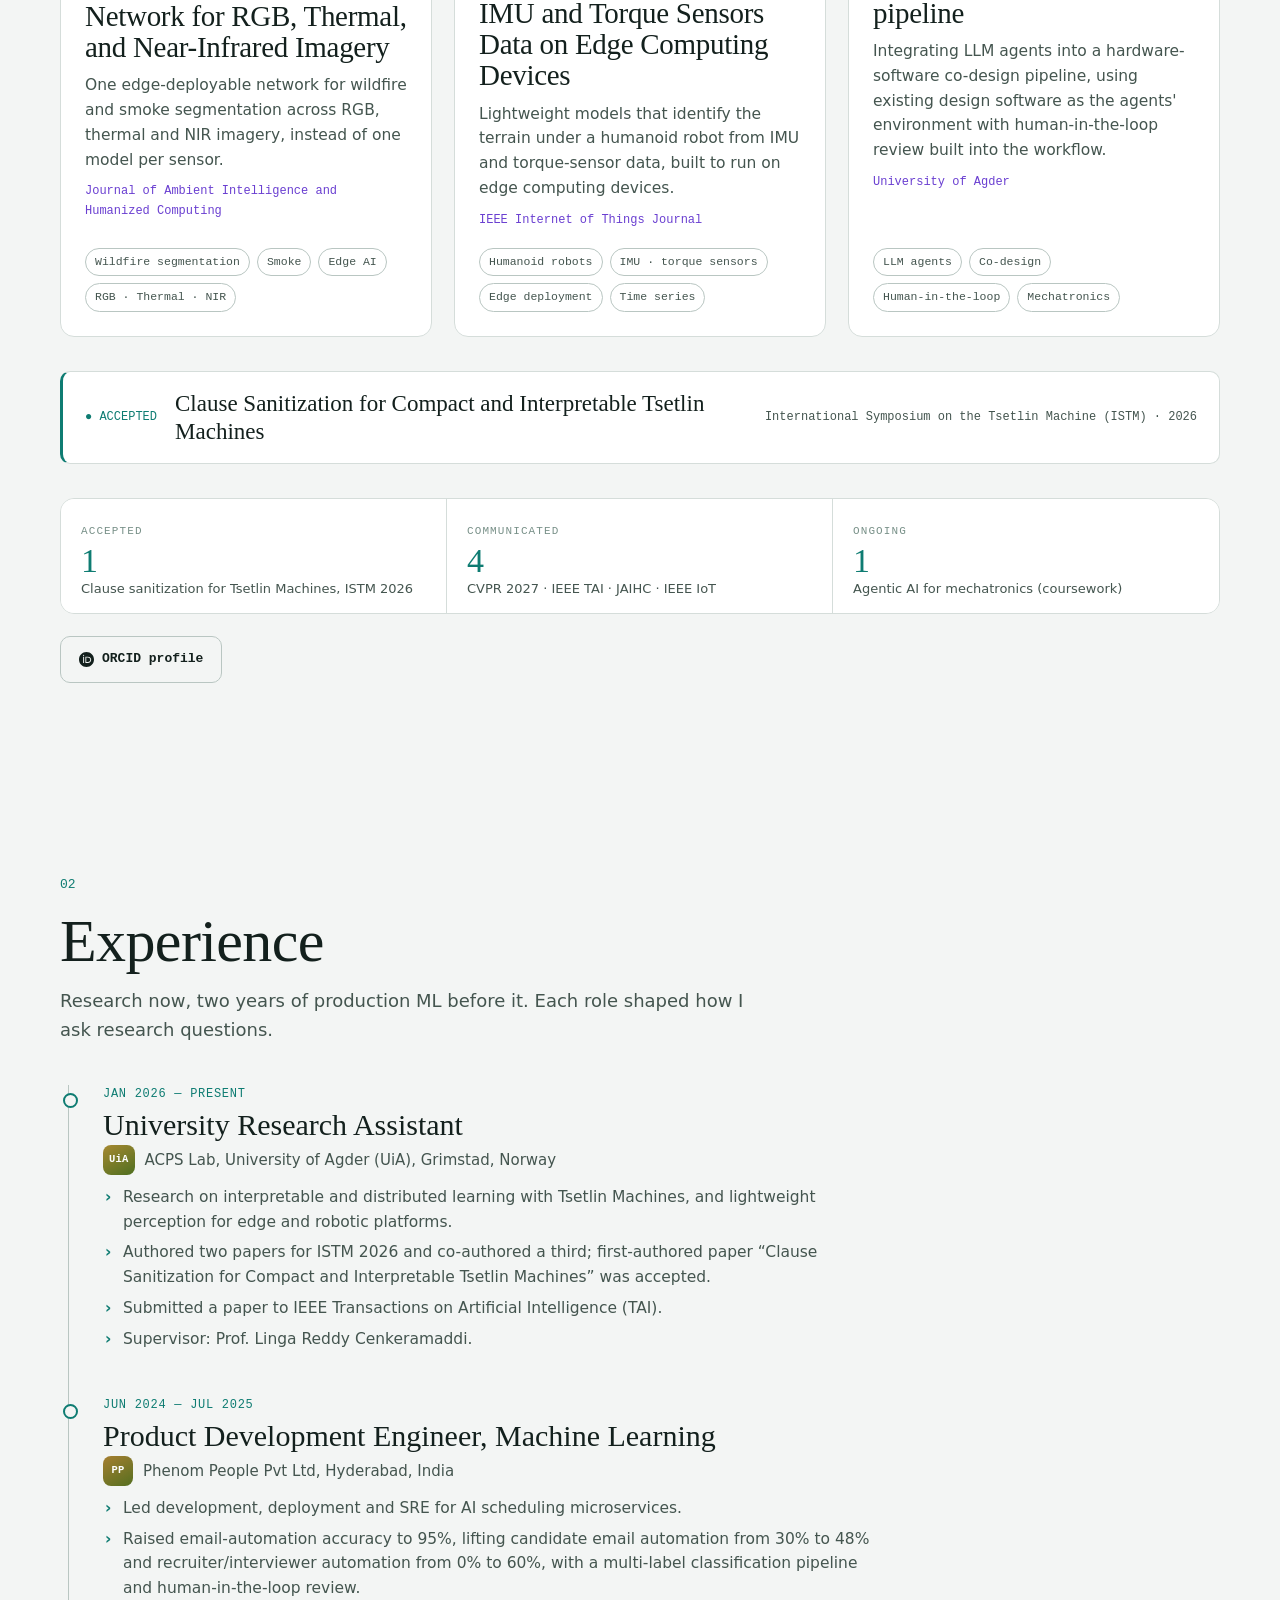
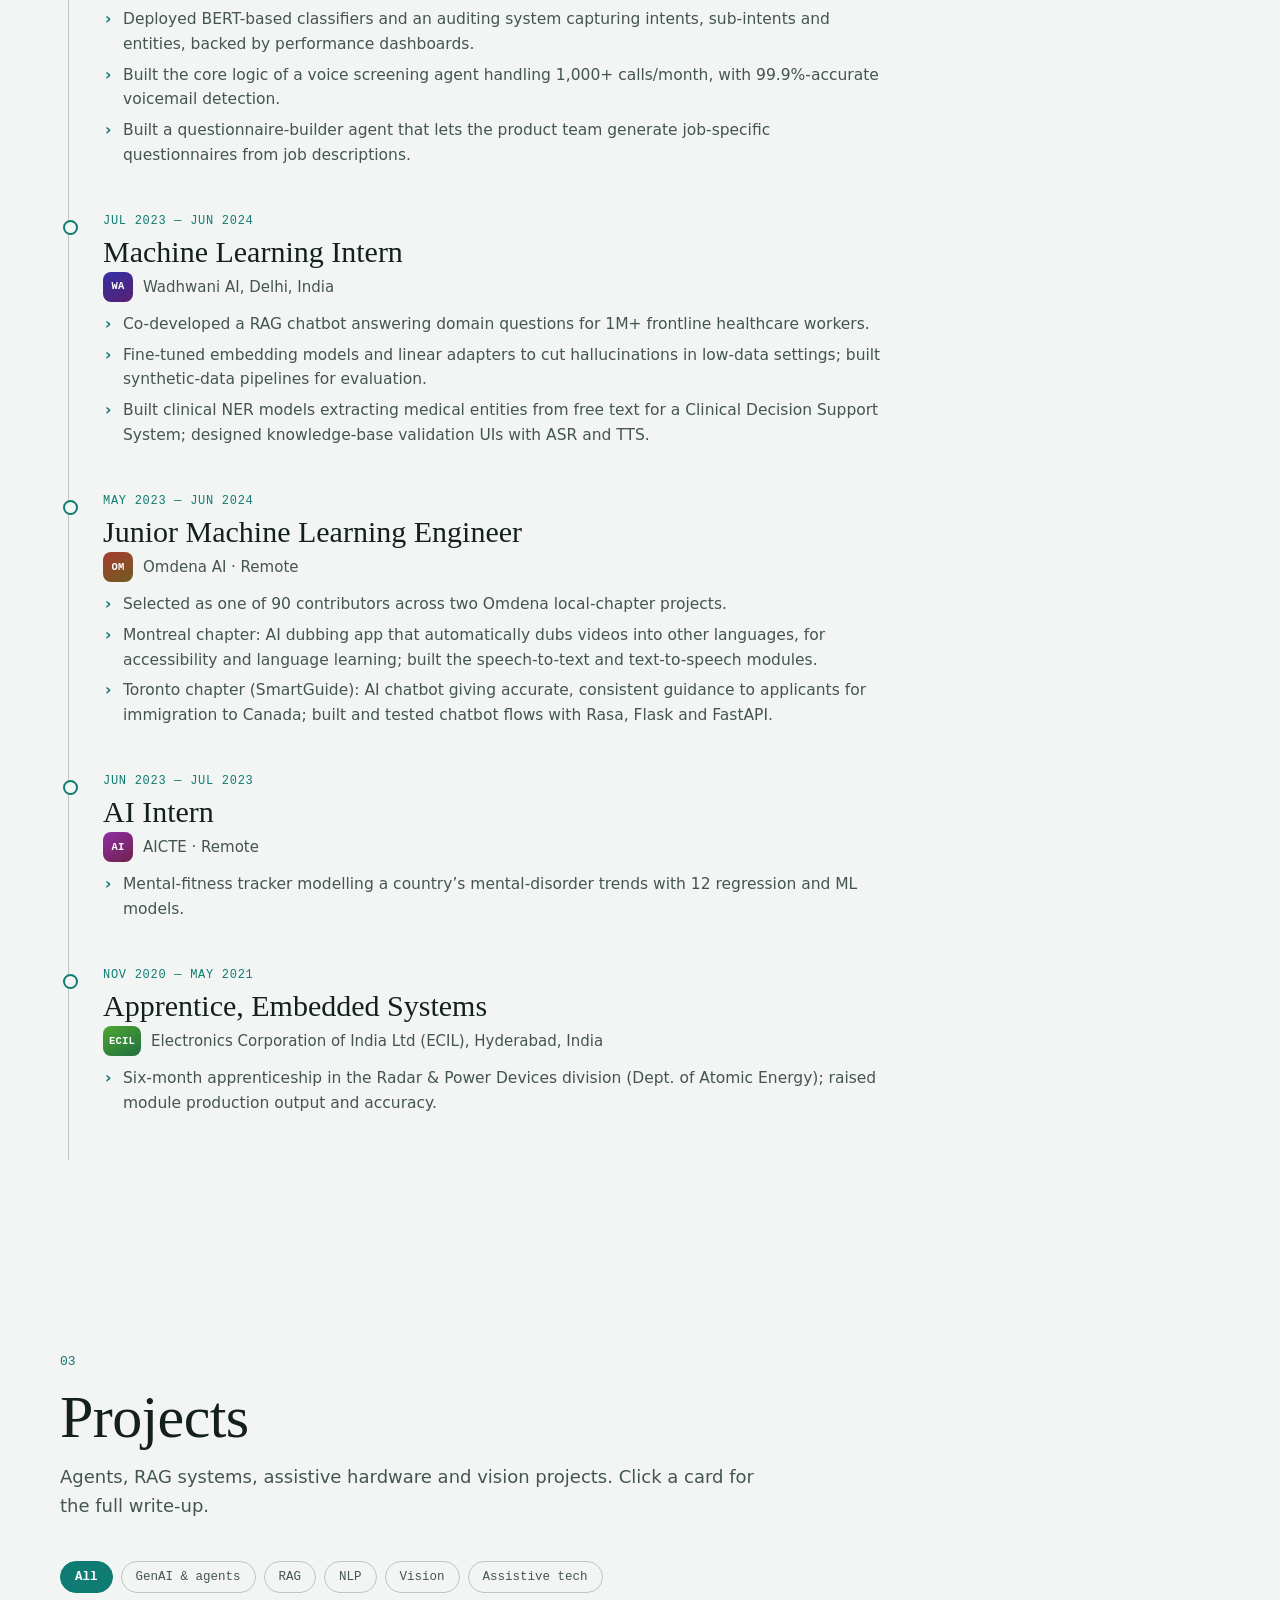
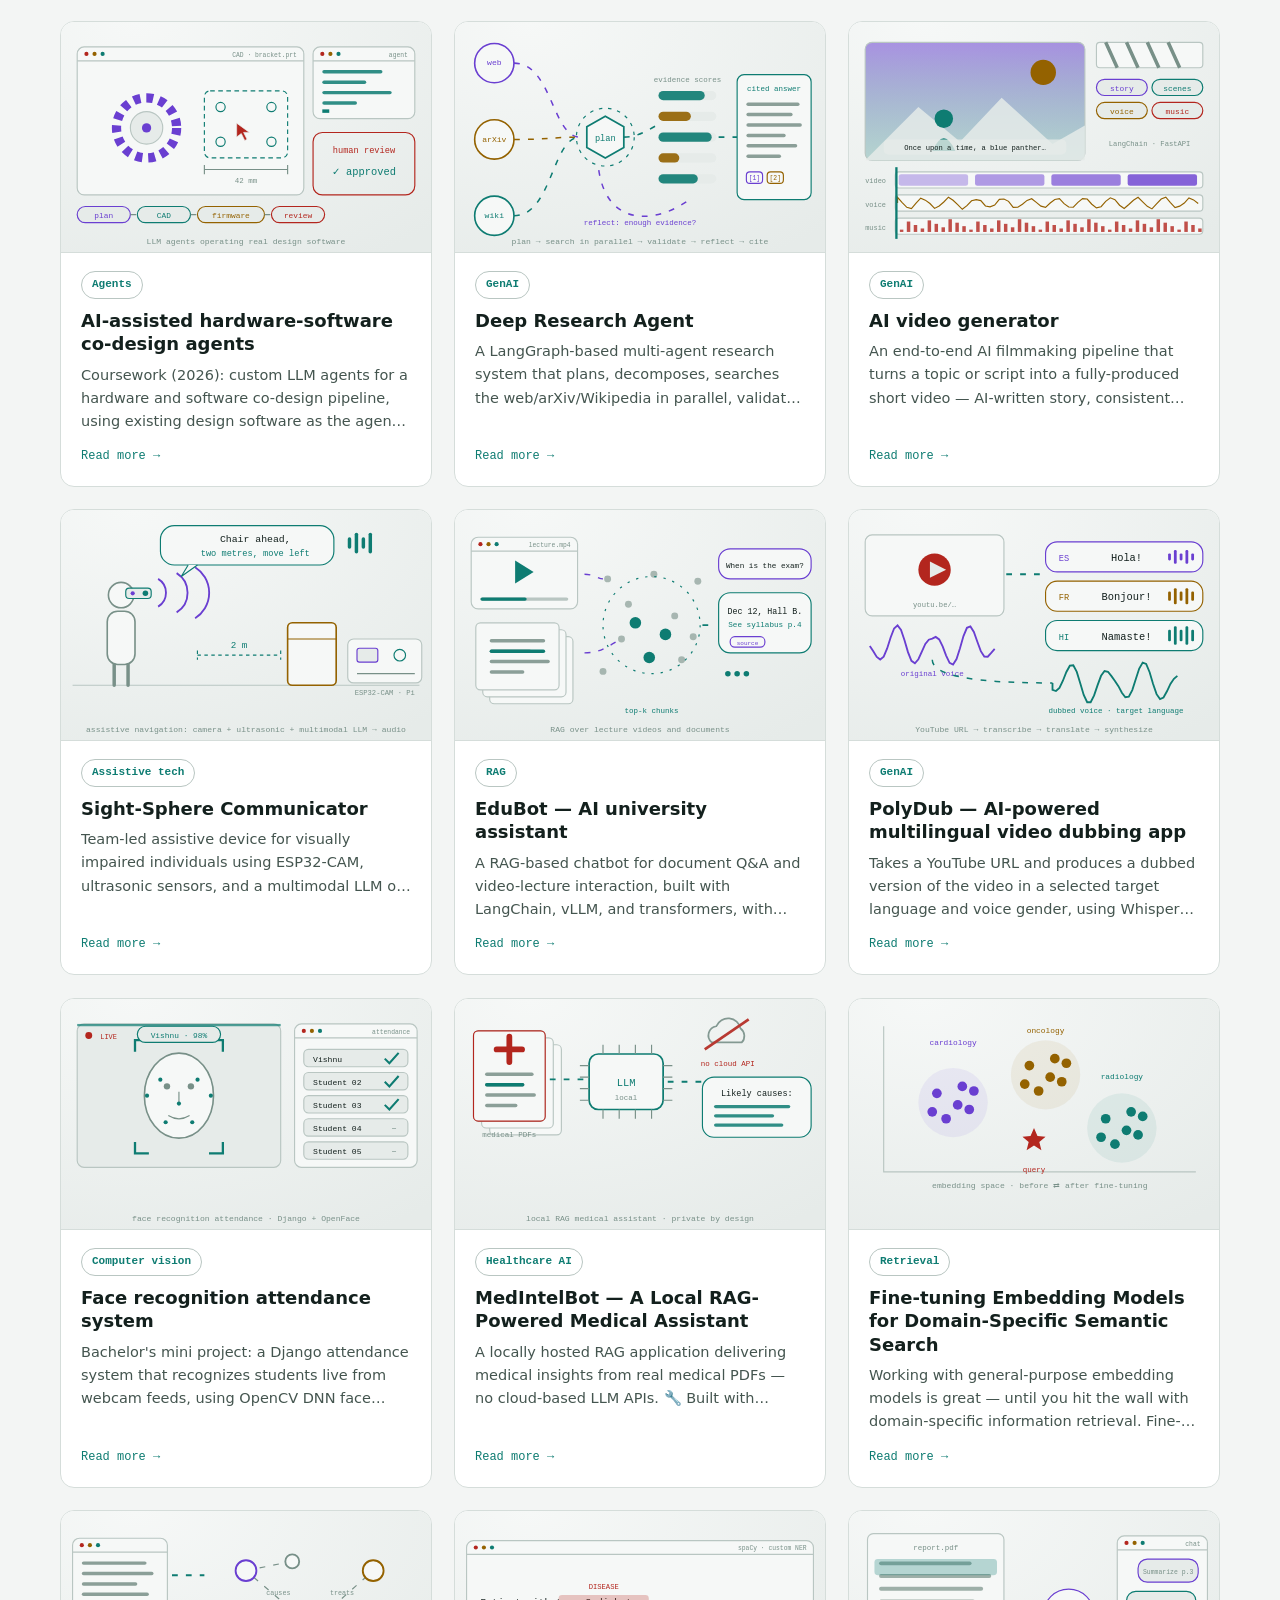
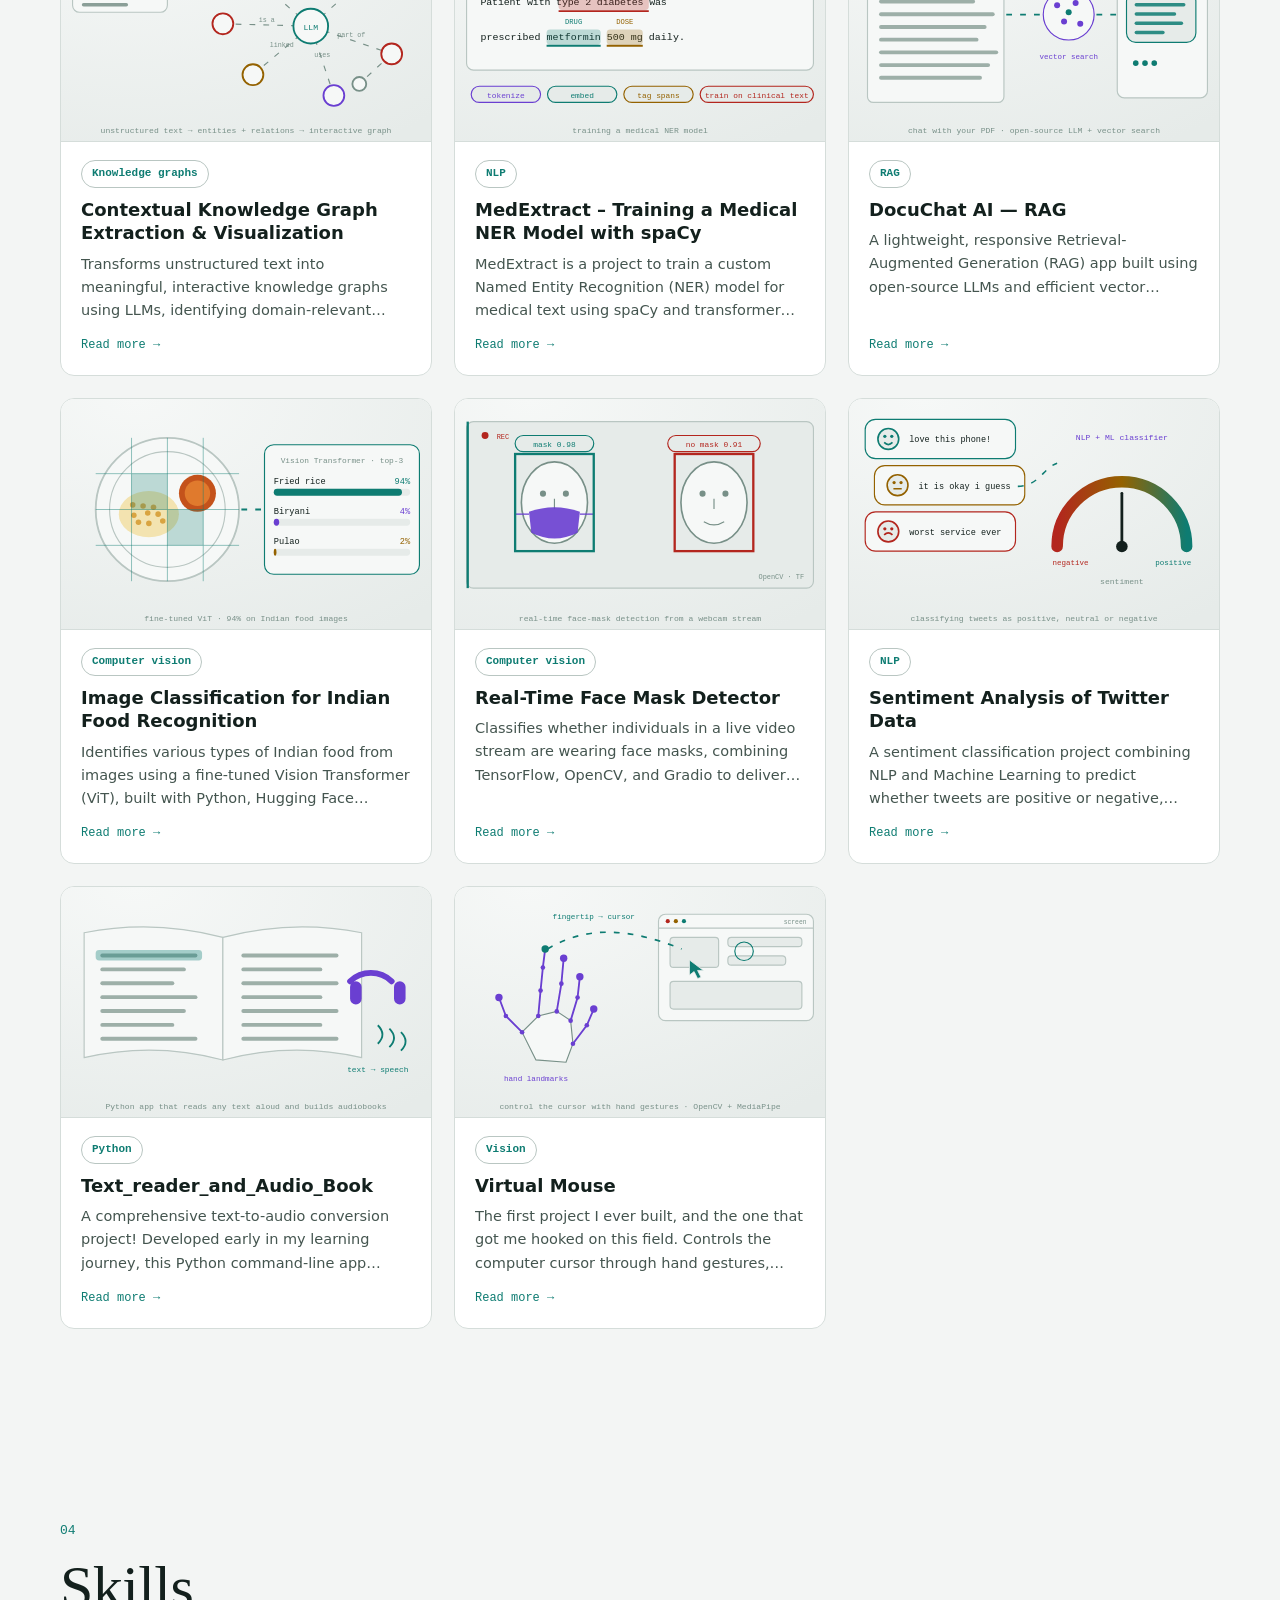
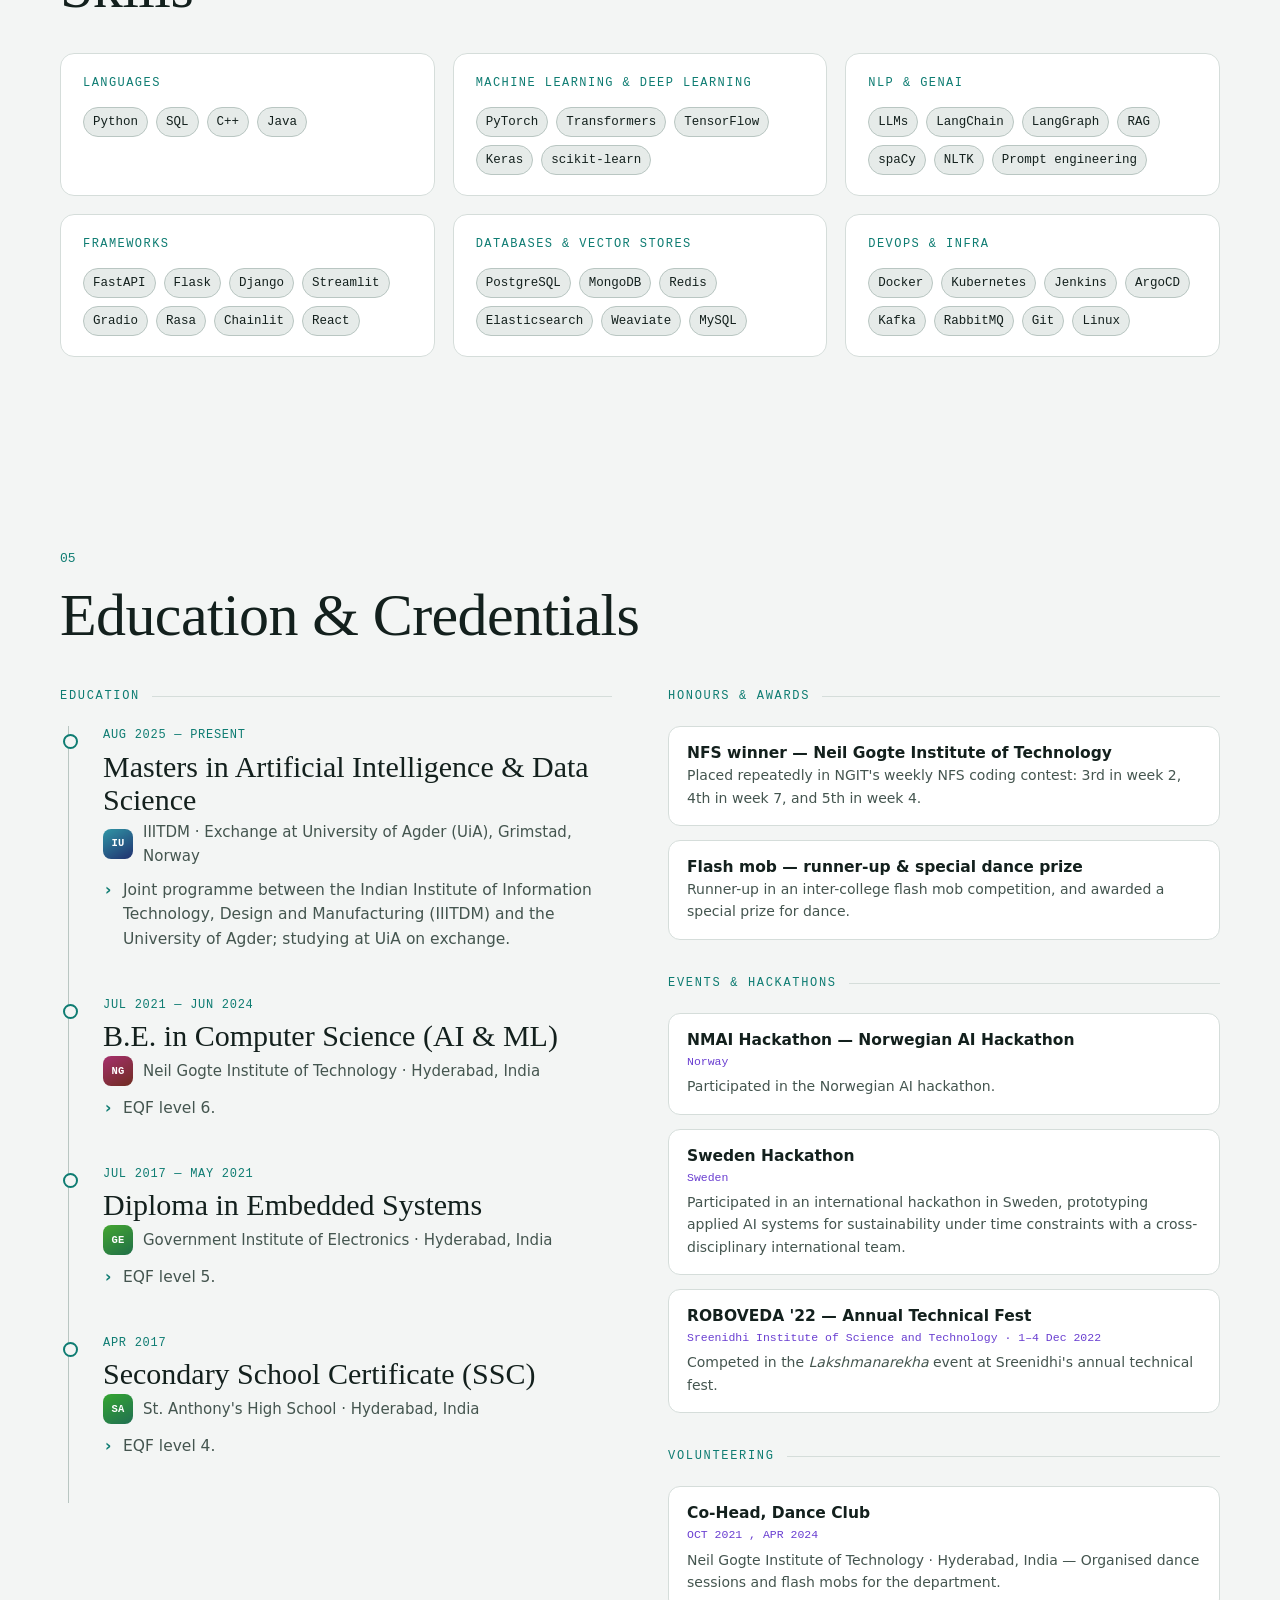
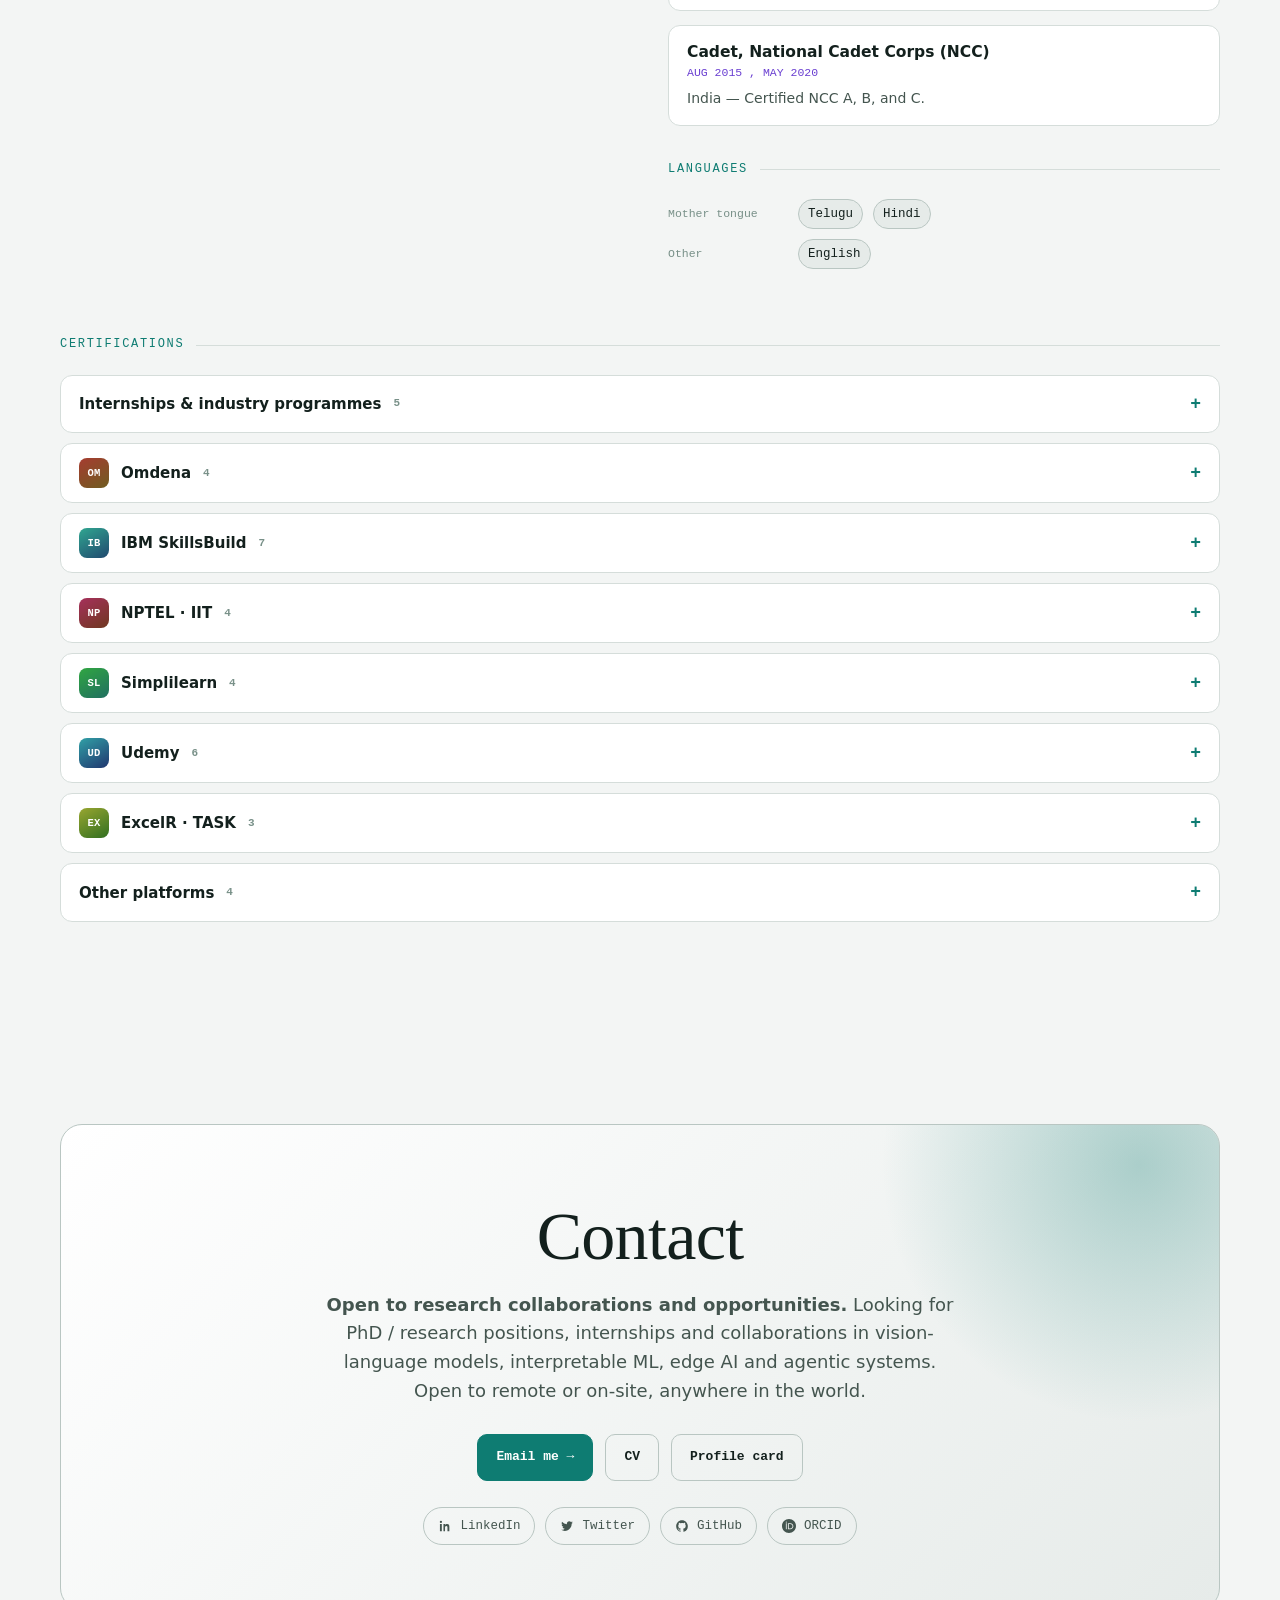
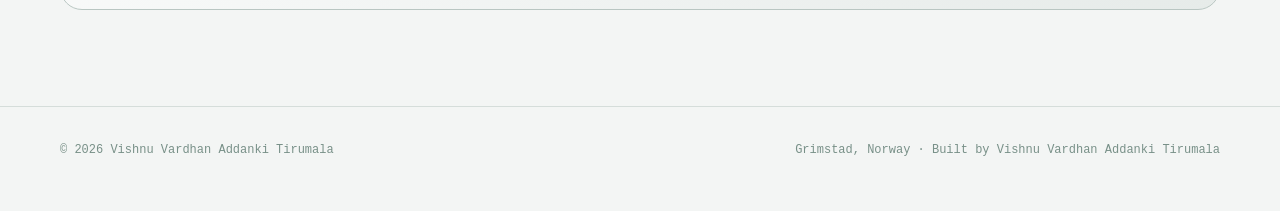
<file: contact.html>
<!DOCTYPE html><meta charset="utf-8"><title>Redirecting…</title><meta http-equiv="refresh" content="0; url=index.html#contact"><link rel="canonical" href="index.html#contact"><script>location.replace("index.html#contact")</script>
</file>
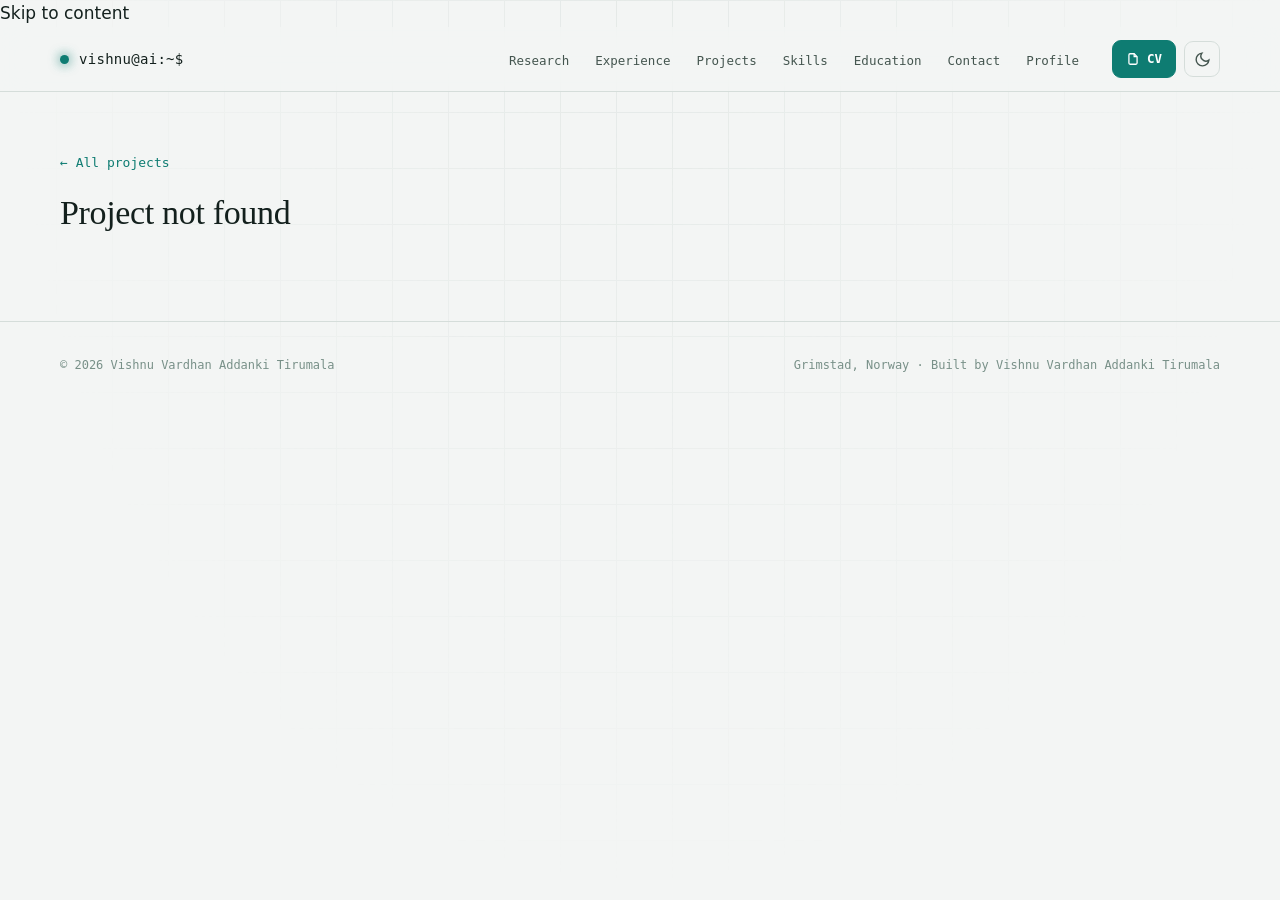
<file: project.html>
<!DOCTYPE html>
<html lang="en" data-theme="light">
<head>
<script>(function(){try{var t=localStorage.getItem('theme');if(t!=='light'&&t!=='dark'){t='light';}document.documentElement.setAttribute('data-theme',t);}catch(e){}})();</script>
<meta charset="UTF-8">
<meta name="theme-color" content="#f5f6f8">
<meta name="viewport" content="width=device-width, initial-scale=1.0">
<title>Project — Vishnu Vardhan Addanki Tirumala</title>
<meta name="description" content="AI researcher working on vision-language models, interpretable ML, edge perception and agentic systems. Masters in AI & Data Science, exchange at the University of Agder (UiA).">
<meta property="og:title" content="Vishnu Vardhan Addanki Tirumala — AI researcher">
<meta property="og:description" content="AI researcher working on vision-language models, interpretable ML, edge perception and agentic systems. Masters in AI & Data Science, exchange at the University of Agder (UiA).">
<meta property="og:image" content="assets/vishnu.jpg">
<link rel="icon" href="data:image/svg+xml,%3Csvg xmlns='http://www.w3.org/2000/svg' viewBox='0 0 32 32'%3E%3Crect width='32' height='32' rx='7' fill='%23ffffff'/%3E%3Cg fill='none' stroke-width='4' stroke-linecap='round' stroke-linejoin='round'%3E%3Cpath d='M5 11h10l6 6h6' stroke='%230062cf'/%3E%3Cpath d='M5 23h22' stroke='%23d42a31'/%3E%3Cpath d='M16 5v22' stroke='%2300843d'/%3E%3C/g%3E%3C/svg%3E">
<link rel="preconnect" href="https://fonts.googleapis.com">
<link rel="preconnect" href="https://fonts.gstatic.com" crossorigin>
<link href="https://fonts.googleapis.com/css2?family=Archivo:wght@400;500;600;700;800&display=swap" rel="stylesheet">
<link rel="stylesheet" href="style.css">
</head>
<body data-page="project">
<a class="skip" href="#app">Skip to content</a>
<nav class="top" id="nav"></nav>
<main id="app"></main>
<footer id="footer"></footer>
<script src="app.js"></script>
</body>
</html>
</file>
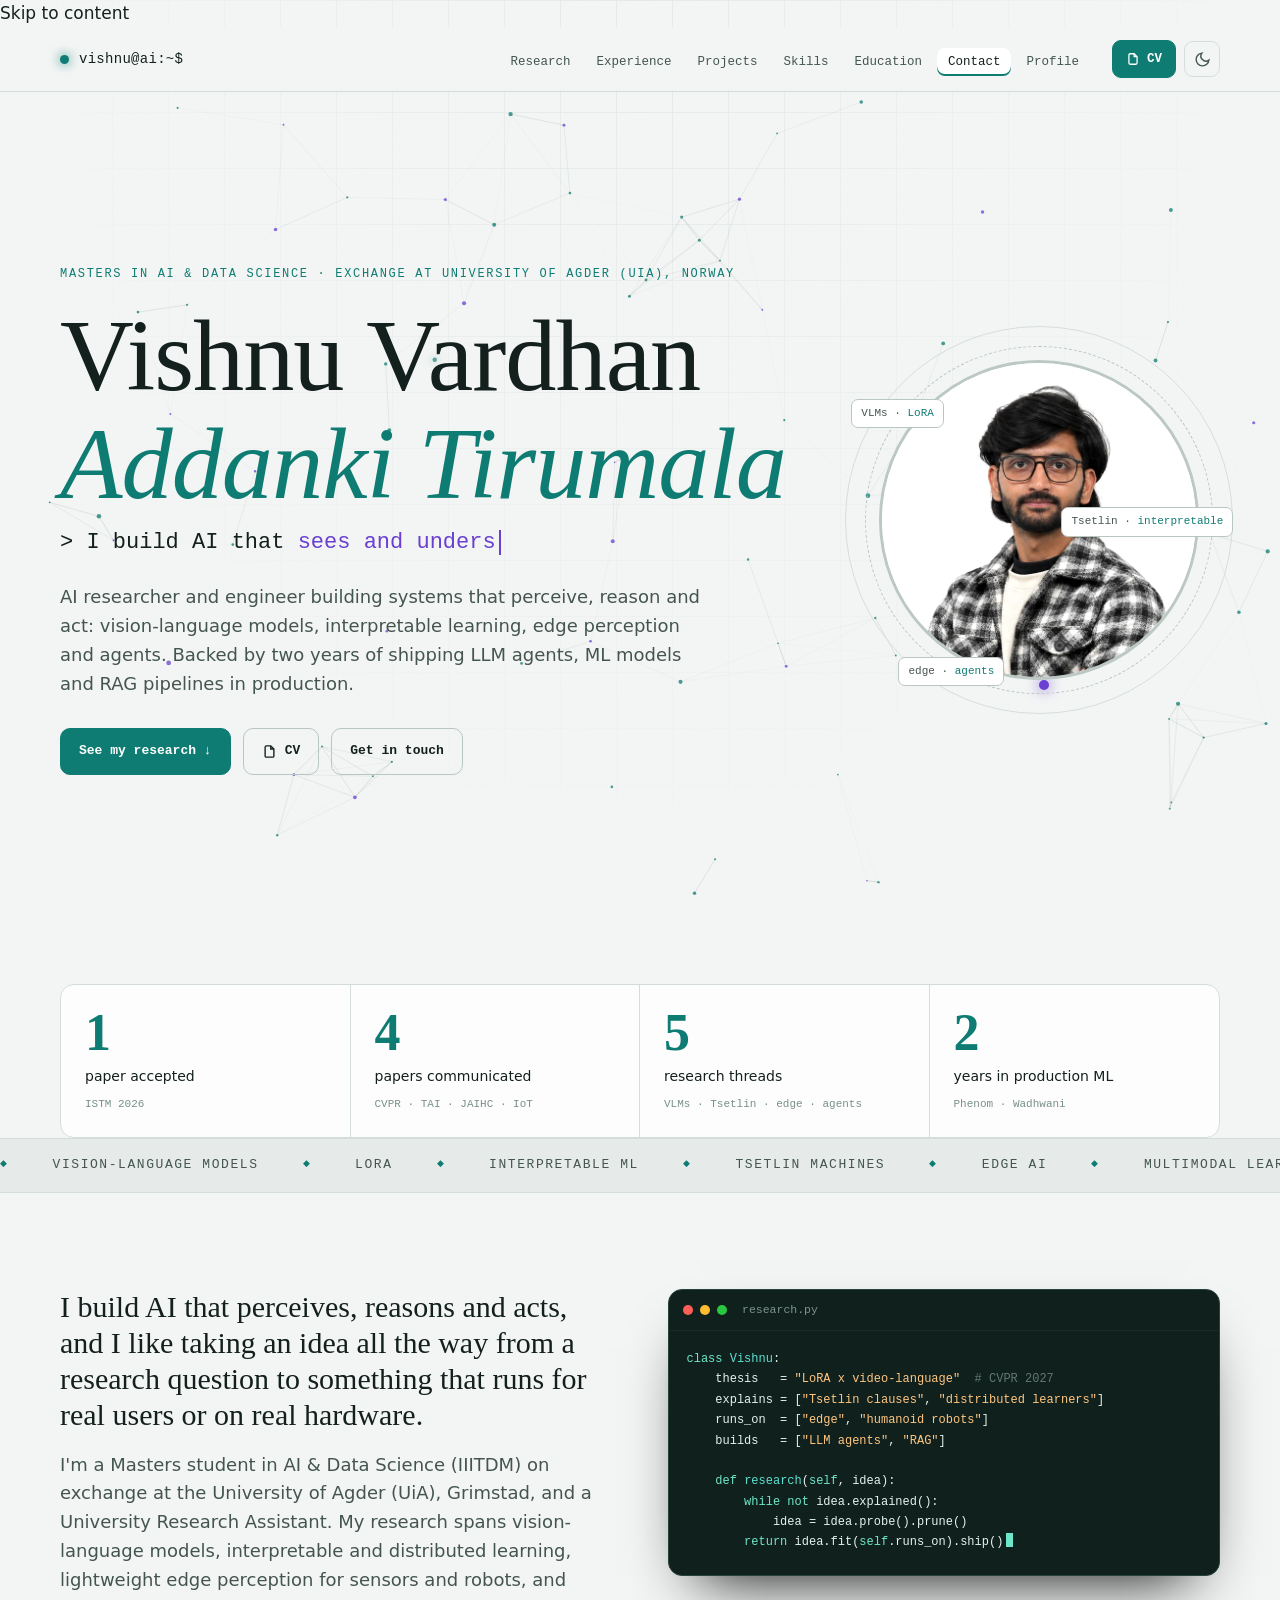
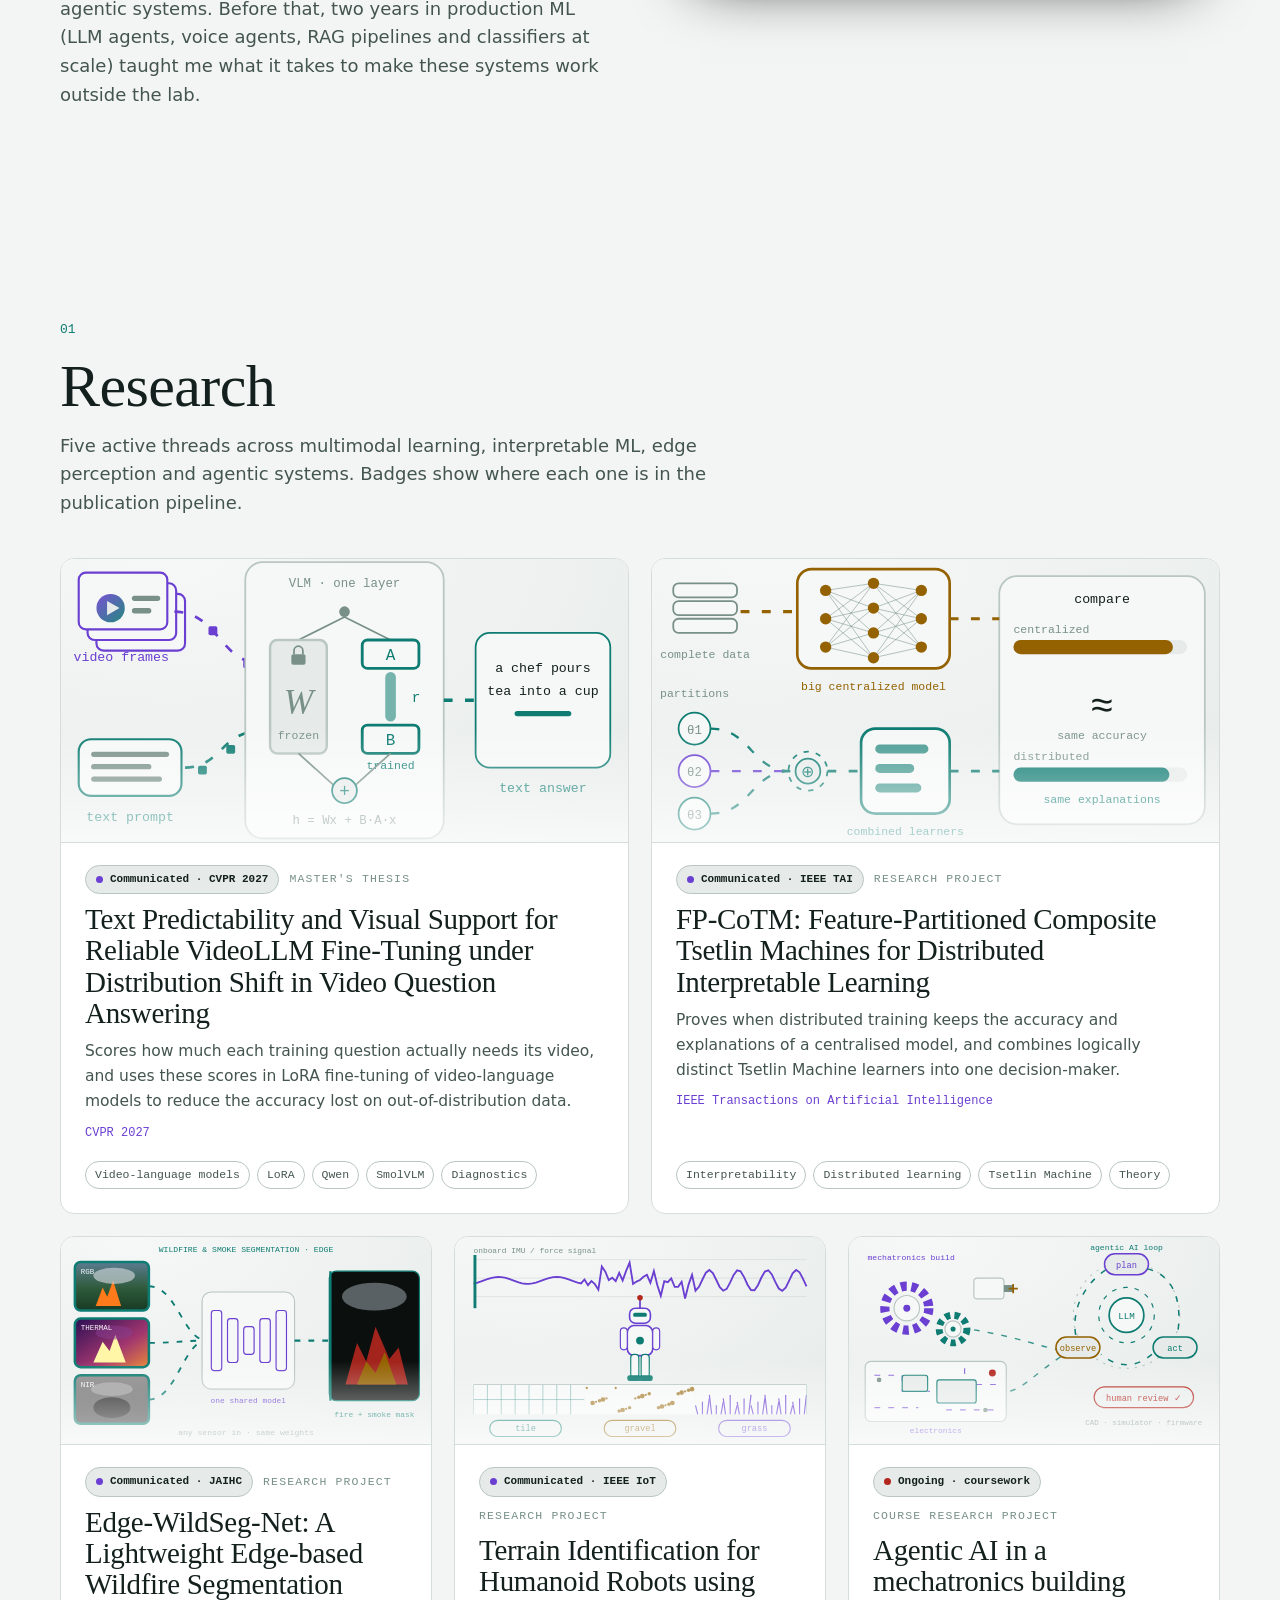
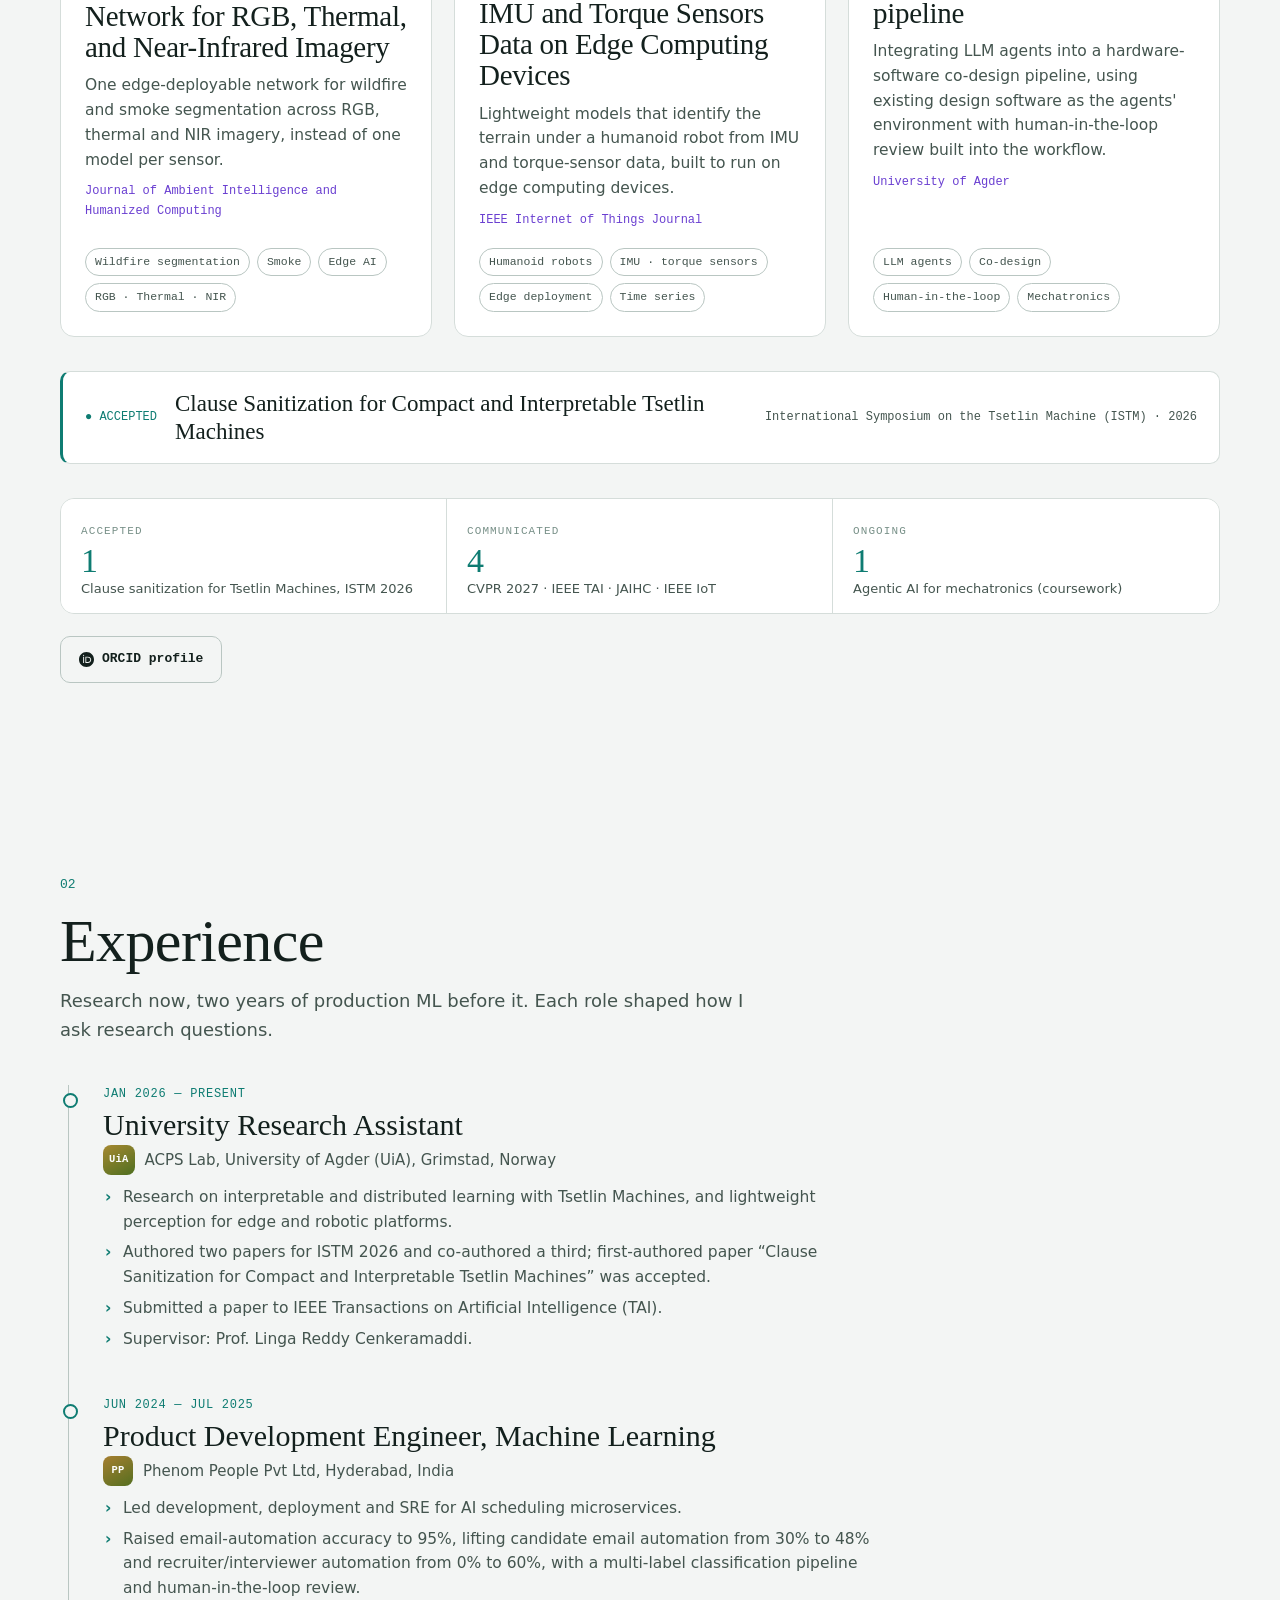
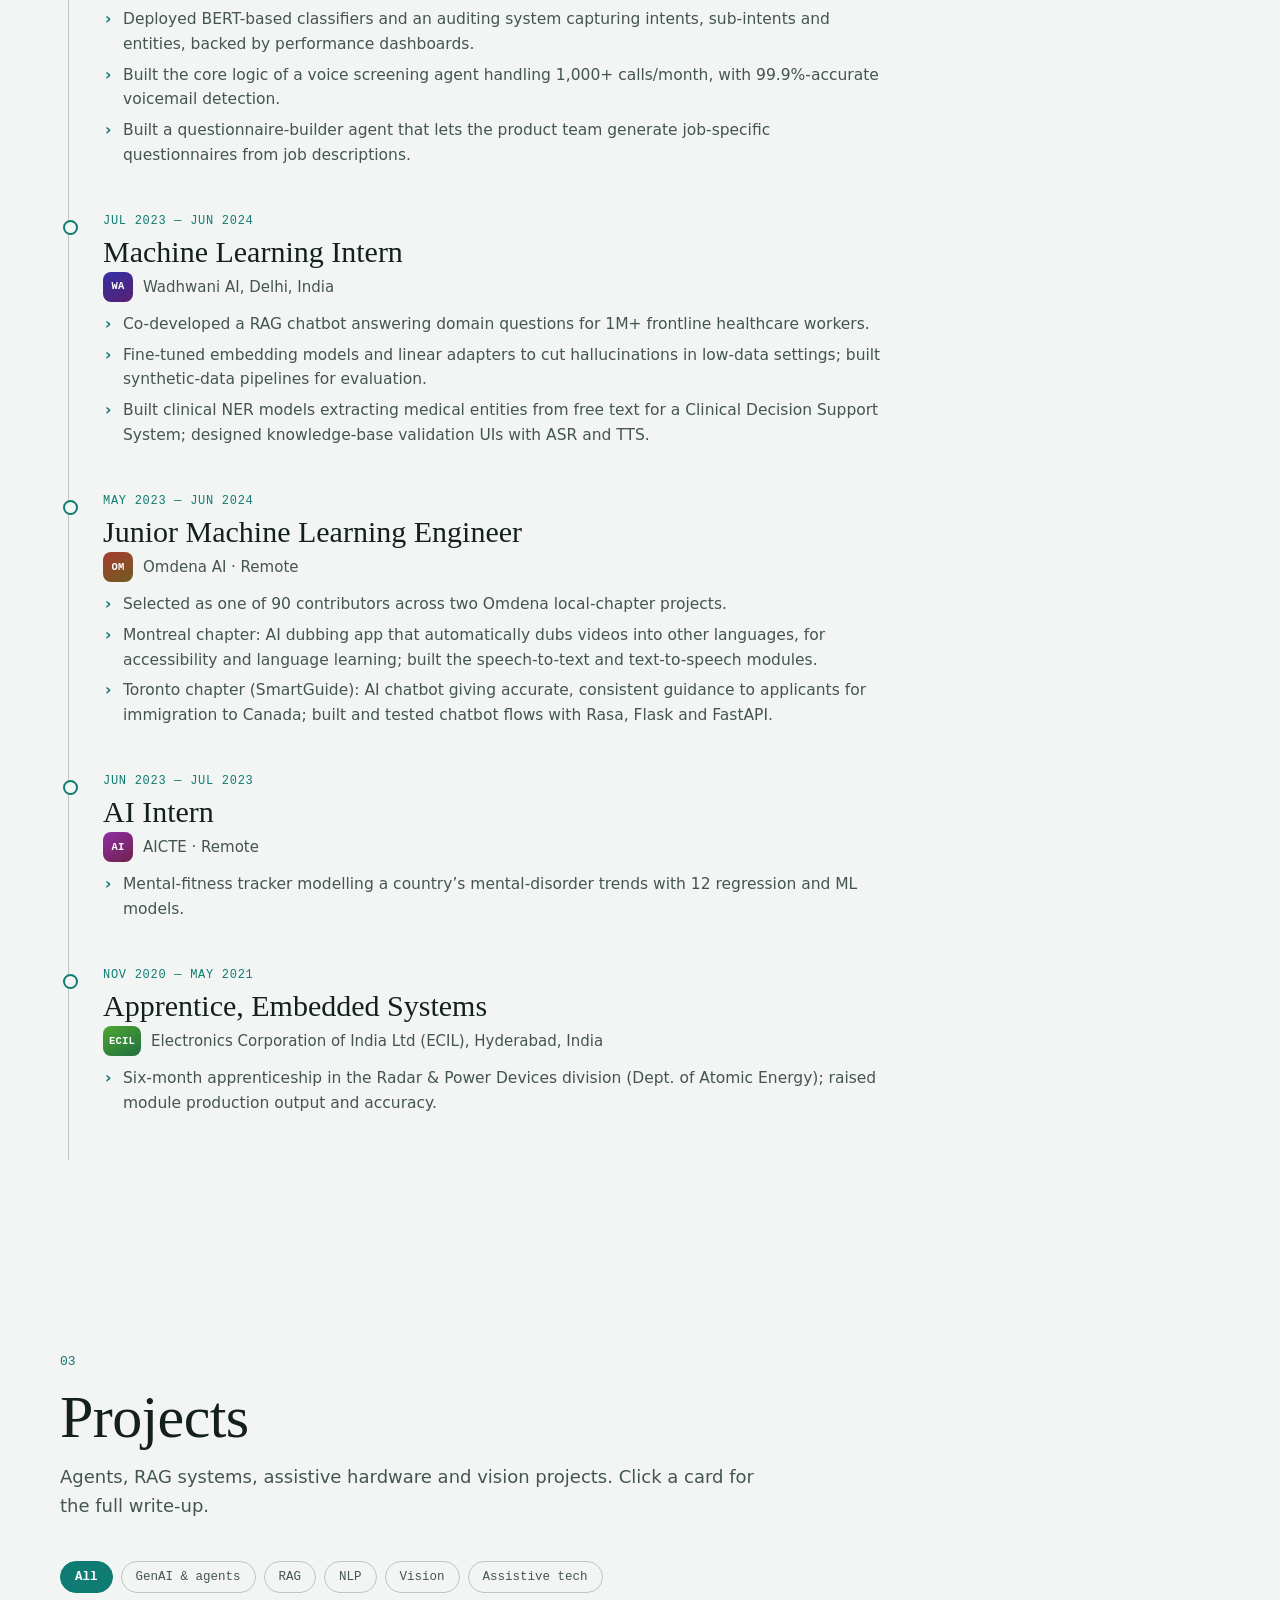
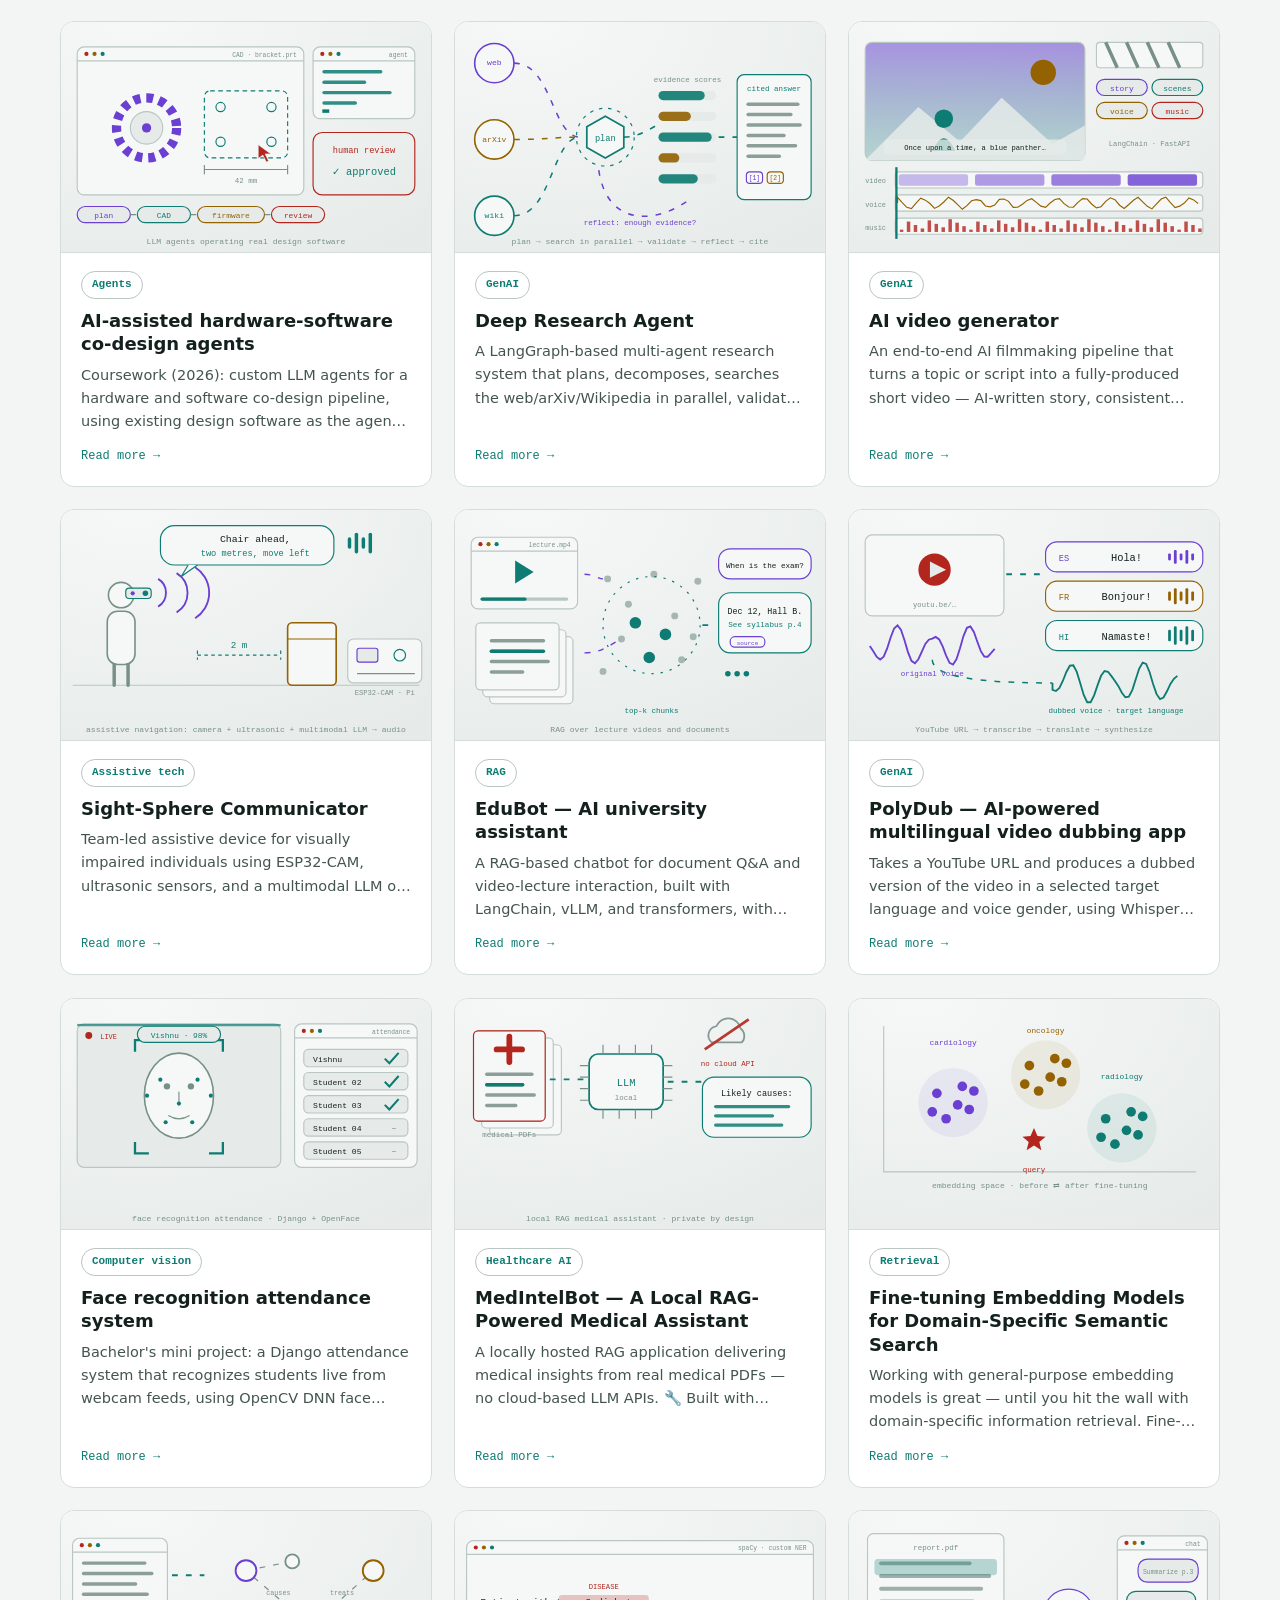
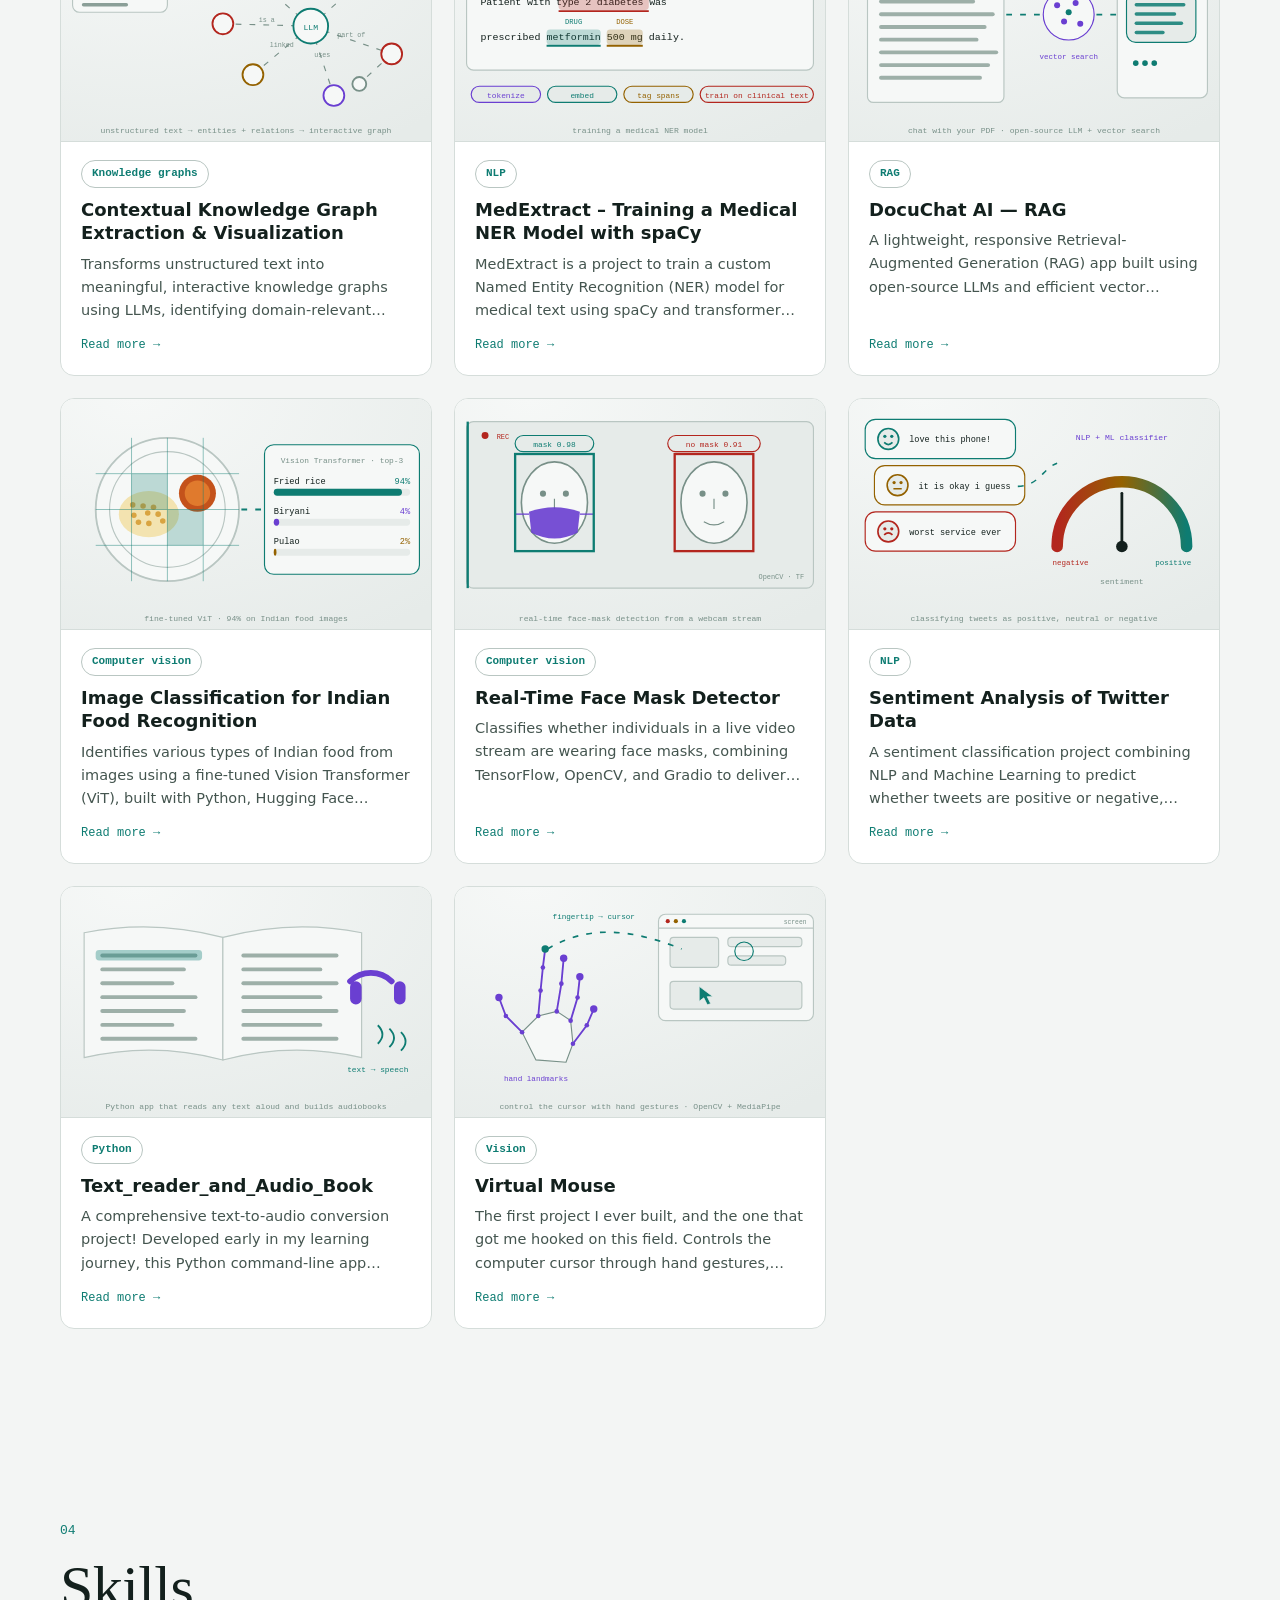
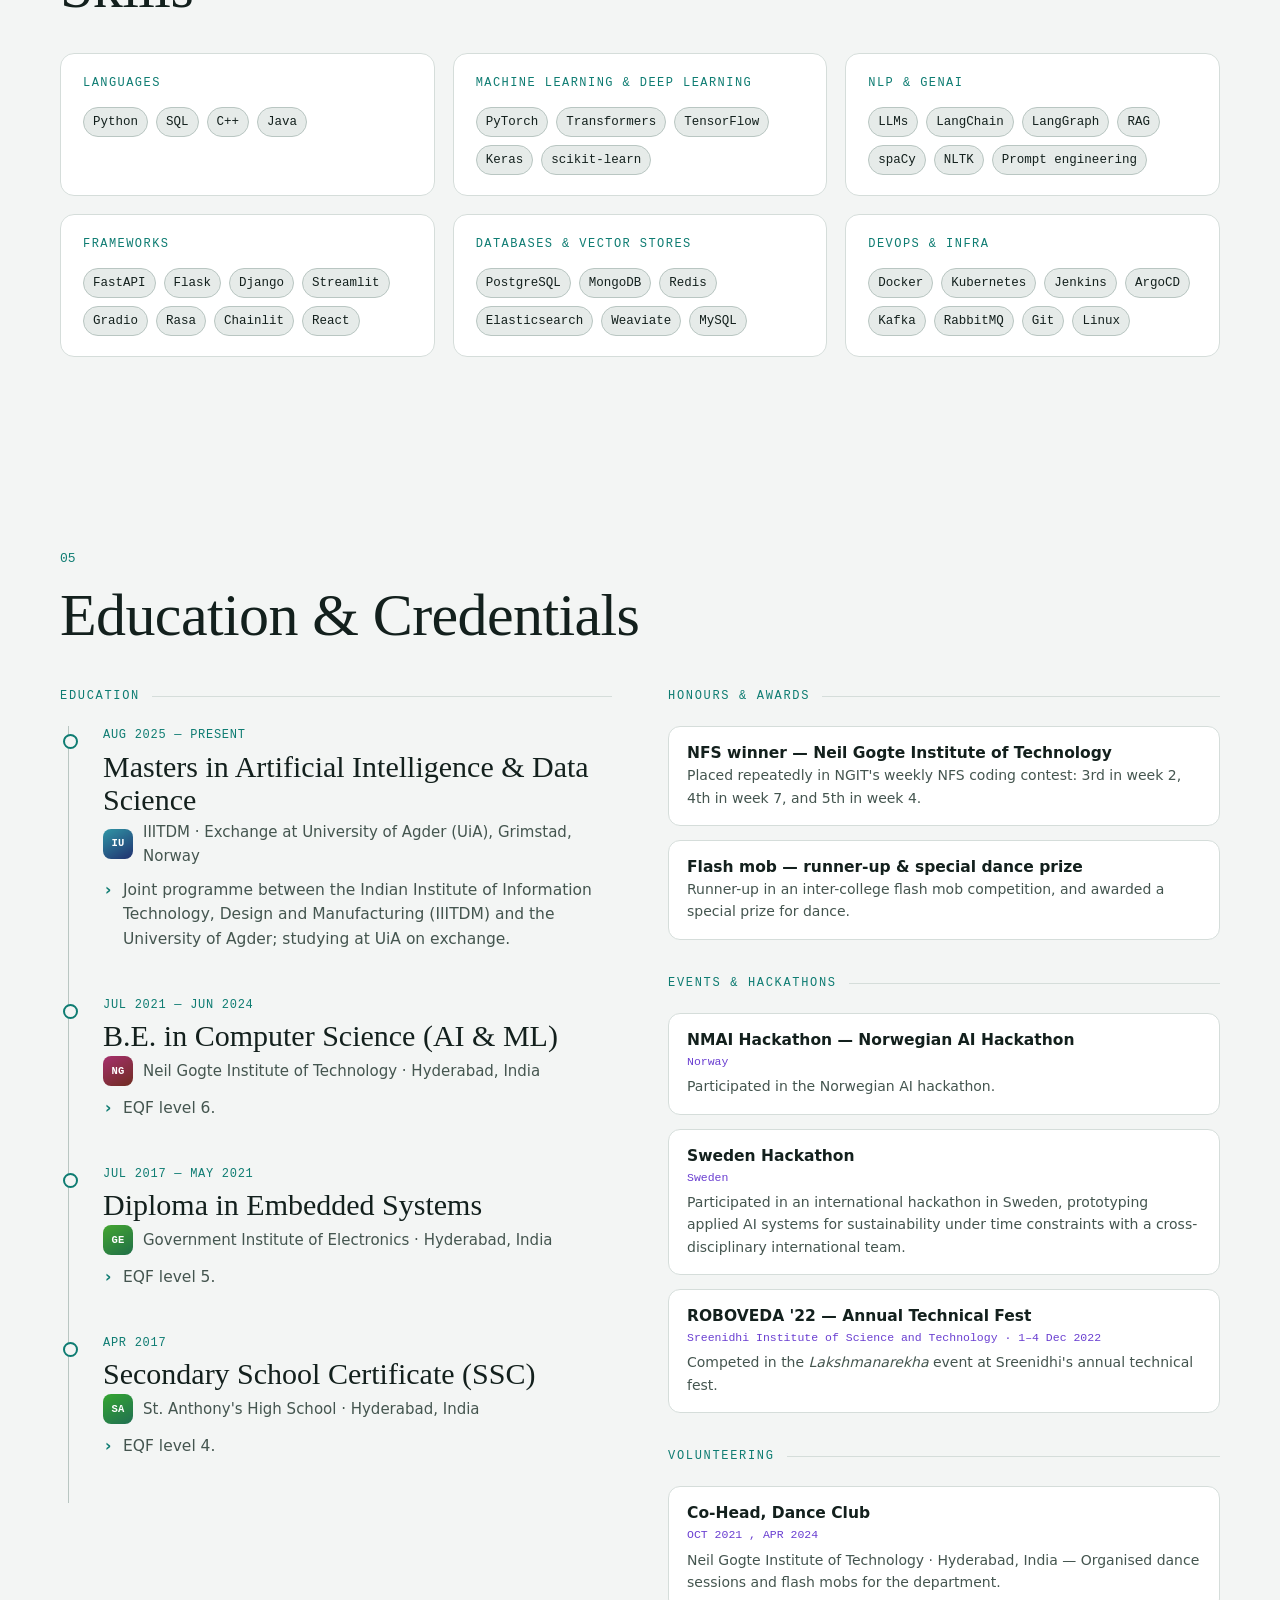
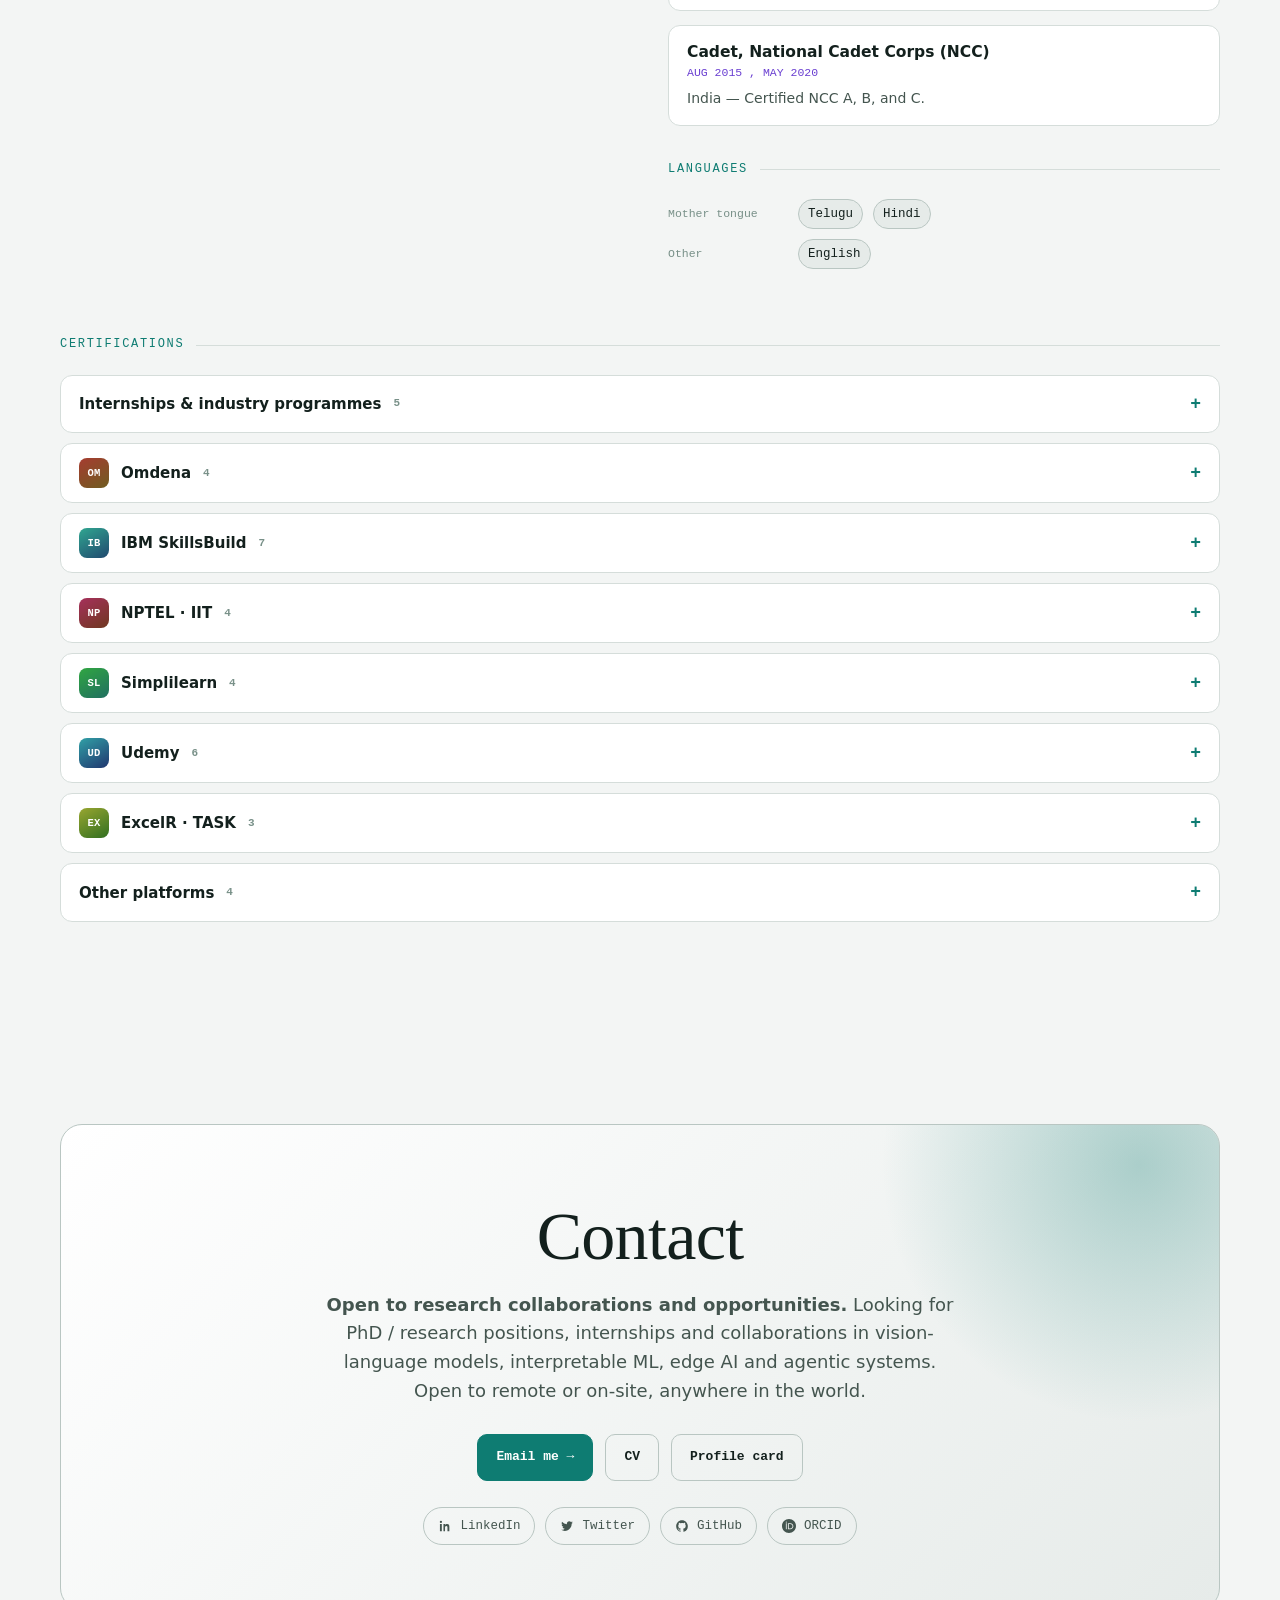
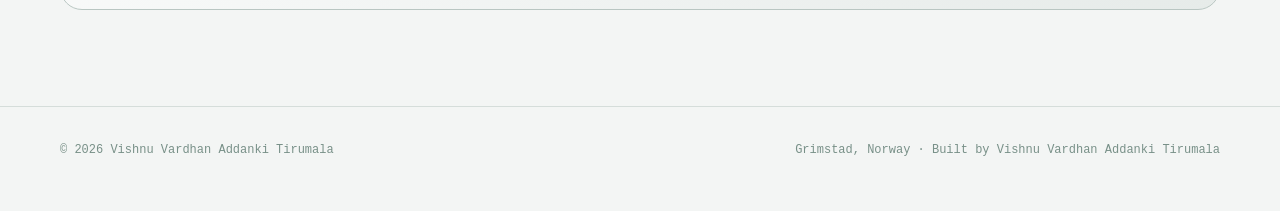
<file: projects.html>
<!DOCTYPE html><meta charset="utf-8"><title>Redirecting…</title><meta http-equiv="refresh" content="0; url=index.html#projects"><link rel="canonical" href="index.html#projects"><script>location.replace("index.html#projects")</script>
</file>
<file: style.css>
/* ============================================================
   Vishnu Vardhan Addanki Tirumala — research portfolio
   "Lab notebook meets oscilloscope": ink-dark canvas, phosphor
   lime + signal cyan, mono labels, serif display.
   ============================================================ */
:root{
  --bg:#0a0d0c; --bg2:#0f1413; --card:#121918; --card2:#172120;
  --line:#22302d; --line2:#2f423e;
  --text:#e7efe9; --dim:#9bb0a6; --faint:#62786f;
  --acc:#c8ff3d; --acc-ink:#0a0d0c; --sig:#4fd6e8; --warn:#ffb454; --pink:#ff7a90;
  --glow:0 0 0 1px rgba(200,255,61,.25),0 10px 40px -10px rgba(200,255,61,.25);
  --serif:'Instrument Serif',Georgia,'Times New Roman',serif;
  --sans:'Space Grotesk',system-ui,-apple-system,'Segoe UI',sans-serif;
  --mono:'JetBrains Mono',ui-monospace,'SFMono-Regular',Menlo,Consolas,monospace;
  --r:14px;
}
:root[data-theme="light"]{
  --bg:#f3f5f4; --bg2:#e6ebe9; --card:#ffffff; --card2:#f6f8f7;
  --line:#d5ddda; --line2:#b9c6c2;
  --text:#13201d; --dim:#44554f; --faint:#789088;
  --acc:#0e7c72; --acc-ink:#ffffff; --sig:#6a3fd1; --warn:#946200; --pink:#b3261e;
  --glow:0 0 0 1px rgba(14,124,114,.3),0 12px 34px -12px rgba(14,124,114,.38);
}
*{box-sizing:border-box;margin:0;padding:0}
html{scroll-behavior:smooth;scroll-padding-top:84px}
body{background:var(--bg);color:var(--text);font-family:var(--sans);font-size:17px;line-height:1.6;
  -webkit-font-smoothing:antialiased;overflow-x:hidden}
body::before{content:"";position:fixed;inset:0;pointer-events:none;z-index:0;opacity:.5;
  background-image:linear-gradient(var(--line) 1px,transparent 1px),linear-gradient(90deg,var(--line) 1px,transparent 1px);
  background-size:56px 56px;
  -webkit-mask-image:radial-gradient(ellipse at 50% 0%,#000 0%,transparent 70%);mask-image:radial-gradient(ellipse at 50% 0%,#000 0%,transparent 70%);
  opacity:.35}
a{color:inherit;text-decoration:none}
img,video,svg{max-width:100%;display:block}
::selection{background:var(--acc);color:var(--acc-ink)}
.wrap{width:min(1160px,100% - 40px);margin-inline:auto;position:relative;z-index:1}
code{font-family:var(--mono);font-size:.86em;background:var(--card2);border:1px solid var(--line);padding:1px 6px;border-radius:6px}

#progress{position:fixed;top:0;left:0;height:3px;width:0;background:linear-gradient(90deg,var(--acc),var(--sig));z-index:100}

/* ---------- nav ---------- */
nav.top{position:sticky;top:0;z-index:50;backdrop-filter:blur(14px);background:color-mix(in srgb,var(--bg) 78%,transparent);border-bottom:1px solid var(--line)}
nav.top .wrap{display:flex;align-items:center;gap:22px;height:64px}
.brand{font-family:var(--mono);font-size:14px;letter-spacing:.02em;display:flex;align-items:center;gap:10px;white-space:nowrap}
.brand i{width:9px;height:9px;border-radius:50%;background:var(--acc);box-shadow:0 0 12px var(--acc);animation:pulse 2.2s infinite}
@keyframes pulse{50%{opacity:.35;transform:scale(.8)}}
.links{display:flex;gap:4px;margin-left:auto;list-style:none}
.links a{font-family:var(--mono);font-size:12.5px;color:var(--dim);padding:7px 11px;border-radius:8px;transition:.2s}
.links a:hover,.links a.active{color:var(--text);background:var(--card)}
.links a.active{box-shadow:inset 0 -2px 0 var(--acc)}
.nav-right{display:flex;align-items:center;gap:8px}
.icon-btn{width:36px;height:36px;border-radius:9px;border:1px solid var(--line);display:grid;place-items:center;color:var(--dim);background:transparent;cursor:pointer;transition:.2s}
.icon-btn:hover{color:var(--acc);border-color:var(--acc)}
.icon-btn svg{width:17px;height:17px}
:root[data-theme="light"] .i-sun{display:none}
:root:not([data-theme="light"]) .i-moon{display:none}
.menu-toggle{display:none}


/* ---------- buttons / labels ---------- */
.btn{display:inline-flex;align-items:center;gap:8px;font-family:var(--mono);font-size:13px;font-weight:600;padding:12px 18px;border-radius:10px;border:1px solid var(--line2);color:var(--text);background:transparent;cursor:pointer;transition:.2s}
.btn:hover{border-color:var(--acc);color:var(--acc);transform:translateY(-2px)}
.btn.primary{background:var(--acc);color:var(--acc-ink);border-color:var(--acc)}
.btn.primary:hover{color:var(--acc-ink);box-shadow:var(--glow)}
.btn svg{width:15px;height:15px}
.eyebrow{font-family:var(--mono);font-size:12px;letter-spacing:.14em;text-transform:uppercase;color:var(--acc)}
.sec-head{display:flex;align-items:baseline;gap:16px;margin-bottom:14px}
.sec-head .idx{font-family:var(--mono);font-size:13px;color:var(--acc)}
h1,h2,h3{font-family:var(--serif);font-weight:400;line-height:1.05;letter-spacing:-.01em}
h2{font-size:clamp(38px,5vw,60px)}
.lede{max-width:700px;color:var(--dim);font-size:18px;margin-bottom:40px}
section{padding:96px 0;position:relative}

/* ---------- hero ---------- */
.hero{min-height:calc(100vh - 64px);display:flex;align-items:center;padding:60px 0 40px;position:relative;overflow:hidden}
#net{position:absolute;inset:0;width:100%;height:100%;z-index:0}
.hero .wrap{display:grid;grid-template-columns:1.35fr .65fr;gap:48px;align-items:center}
.hero h1{font-size:clamp(48px,8vw,104px);margin:18px 0 8px}
.hero h1 em{font-style:italic;color:var(--acc)}
.typed{font-family:var(--mono);font-size:clamp(16px,2.2vw,22px);color:var(--text);min-height:36px;margin-bottom:22px}
.typed .w{color:var(--sig);border-right:2px solid var(--sig);padding-right:3px;animation:caret .8s steps(1) infinite}
@keyframes caret{50%{border-color:transparent}}
.hero .sub{max-width:640px;color:var(--dim);font-size:18px;margin-bottom:30px}
.cta{display:flex;flex-wrap:wrap;gap:12px}
.portrait{position:relative;justify-self:center;width:min(100%,320px);aspect-ratio:1}
.portrait .ring{position:absolute;inset:-14px;border-radius:50%;border:1px dashed var(--line2);animation:spin 40s linear infinite}
.portrait .ring2{position:absolute;inset:-34px;border-radius:50%;border:1px solid var(--line);animation:spin 70s linear infinite reverse}
.portrait .ring2::after,.portrait .ring::after{content:"";position:absolute;top:8%;left:50%;width:10px;height:10px;border-radius:50%;background:var(--acc);box-shadow:0 0 14px var(--acc)}
.portrait .ring2::after{background:var(--sig);box-shadow:0 0 14px var(--sig);top:auto;bottom:6%}
@keyframes spin{to{transform:rotate(360deg)}}
.portrait img{width:100%;height:100%;object-fit:cover;border-radius:50%;border:3px solid var(--line2);filter:saturate(.95) contrast(1.03)}
.portrait .tag{position:absolute;font-family:var(--mono);font-size:11px;background:var(--card);border:1px solid var(--line2);padding:5px 9px;border-radius:7px;color:var(--dim);animation:float 6s ease-in-out infinite}
.portrait .t1{left:-28px;top:12%}.portrait .t2{right:-34px;top:46%;animation-delay:-2s}.portrait .t3{left:6%;bottom:-6px;animation-delay:-4s}
.portrait .tag b{color:var(--acc);font-weight:500}
@keyframes float{50%{transform:translateY(-8px)}}
.stats{display:grid;grid-template-columns:repeat(4,1fr);gap:0;margin-top:56px;border:1px solid var(--line);border-radius:var(--r);background:color-mix(in srgb,var(--card) 80%,transparent);backdrop-filter:blur(6px);overflow:hidden}
.stat{padding:22px 24px;border-right:1px solid var(--line)}
.stat:last-child{border:0}
.stat b{display:block;font-family:var(--serif);font-size:52px;line-height:1;color:var(--acc)}
.stat span{display:block;font-size:14px;margin-top:6px}
.stat small{font-family:var(--mono);font-size:11px;color:var(--faint)}
.scroll-hint{position:absolute;bottom:14px;left:50%;font-family:var(--mono);font-size:11px;color:var(--faint);letter-spacing:.2em;z-index:1;display:none}

/* marquee */
.marquee{border-block:1px solid var(--line);background:var(--bg2);overflow:hidden;position:relative;z-index:1}
.marquee .track{display:flex;gap:44px;width:max-content;padding:16px 0;animation:marq 38s linear infinite;font-family:var(--mono);font-size:13px;color:var(--dim);text-transform:uppercase;letter-spacing:.12em}
.marquee:hover .track{animation-play-state:paused}
.marquee span::before{content:"◆";color:var(--acc);margin-right:44px;font-size:9px;vertical-align:middle}
@keyframes marq{to{transform:translateX(-50%)}}

/* ---------- about ---------- */
.about-grid{display:grid;grid-template-columns:1fr 1fr;gap:56px;align-items:start}
.about-grid p{color:var(--dim);margin-bottom:18px;font-size:18px}
.about-grid p:first-child{color:var(--text);font-family:var(--serif);font-size:30px;line-height:1.2}
.term{background:#070a09;border:1px solid var(--line2);border-radius:var(--r);font-family:var(--mono);font-size:13px;overflow:hidden;box-shadow:0 30px 60px -30px #000}
:root[data-theme="light"] .term{background:#10201d;color:#e6f2ef;border-color:#25423d}
.term-bar{display:flex;gap:7px;padding:11px 14px;border-bottom:1px solid #1d2a26;align-items:center;color:#7d948a;font-size:11.5px}
.term-bar i{width:10px;height:10px;border-radius:50%;background:#2a3a35}
.term-bar i:nth-child(1){background:#ff5f57}.term-bar i:nth-child(2){background:#febc2e}.term-bar i:nth-child(3){background:#28c840}
.term-bar span{margin-left:8px}
.term pre{padding:18px 18px 22px;white-space:pre-wrap;line-height:1.75;color:#cfe0d6}
.term .k{color:#c8ff3d}.term .s{color:#4fd6e8}.term .c{color:#62786f}.term .n{color:#ffb454}

/* ---------- research cards ---------- */
.r-grid{display:grid;grid-template-columns:repeat(6,1fr);gap:22px}
.r-card{grid-column:span 2;background:var(--card);border:1px solid var(--line);border-radius:var(--r);overflow:hidden;display:flex;flex-direction:column;transition:transform .25s,border-color .25s,box-shadow .25s;will-change:transform}
.r-card:nth-child(1),.r-card:nth-child(2){grid-column:span 3}
.r-card:hover{border-color:var(--acc);box-shadow:var(--glow)}
.r-thumb{position:relative;aspect-ratio:16/9;background:radial-gradient(120% 120% at 20% 0%,var(--card2),var(--bg2));border-bottom:1px solid var(--line);overflow:hidden}
.r-card:nth-child(1) .r-thumb,.r-card:nth-child(2) .r-thumb{aspect-ratio:2/1}
.r-thumb svg{width:100%;height:100%}
.r-thumb::after{content:"";position:absolute;inset:0;background:linear-gradient(transparent 60%,color-mix(in srgb,var(--card) 70%,transparent));pointer-events:none}
.r-top{display:flex;align-items:center;gap:10px;flex-wrap:wrap}
.badge{font-family:var(--mono);font-size:11px;font-weight:600;padding:5px 10px;border-radius:99px;display:inline-flex;align-items:center;gap:7px;background:var(--bg2);border:1px solid var(--line2);color:var(--text)}
.badge i{width:7px;height:7px;border-radius:50%;background:var(--warn)}
.badge.accepted i{background:var(--acc);box-shadow:0 0 8px var(--acc)}
.badge.review i{background:var(--sig);animation:pulse 1.8s infinite}
.badge.planned i{background:var(--faint)}
.badge.ongoing i{background:var(--pink);animation:pulse 1.4s infinite}
.r-body{padding:22px 24px 24px;display:flex;flex-direction:column;gap:10px;flex:1}
.r-kind{font-family:var(--mono);font-size:11.5px;color:var(--faint);text-transform:uppercase;letter-spacing:.1em}
.r-card h3{font-size:29px;line-height:1.08}
.r-card p{color:var(--dim);font-size:15.5px}
.tags{display:flex;flex-wrap:wrap;gap:7px;margin-top:auto;padding-top:8px}
.tags span,.chip{font-family:var(--mono);font-size:11.5px;padding:4px 9px;border:1px solid var(--line2);border-radius:99px;color:var(--dim);transition:.2s}
.r-venue{font-family:var(--mono);font-size:12px;color:var(--sig)}
.pub{margin-top:34px;border:1px solid var(--line);border-left:3px solid var(--acc);border-radius:10px;padding:18px 22px;background:var(--card);display:flex;gap:18px;align-items:center;flex-wrap:wrap}
.pub b{font-family:var(--serif);font-weight:400;font-size:23px;flex:1 1 360px;line-height:1.2}
.pub span{font-family:var(--mono);font-size:12px;color:var(--dim)}
.pub .ok{color:var(--acc)}

/* pipeline */
.pipe{display:grid;grid-template-columns:repeat(3,1fr);margin-top:34px;border:1px solid var(--line);border-radius:var(--r);overflow:hidden}
.pipe div{padding:16px 20px;border-right:1px solid var(--line);background:var(--card);position:relative}
.pipe div:last-child{border:0}
.pipe small{font-family:var(--mono);font-size:11px;color:var(--faint);text-transform:uppercase;letter-spacing:.1em}
.pipe b{display:block;font-family:var(--serif);font-weight:400;font-size:34px;color:var(--acc);line-height:1.1}
.pipe p{font-size:13px;color:var(--dim);line-height:1.35}

/* ---------- timeline ---------- */
.tl{position:relative;border-left:1px solid var(--line2);margin-left:8px}
.tl-item{position:relative;padding:0 0 38px 34px}
.tl-item::before{content:"";position:absolute;left:-6px;top:8px;width:11px;height:11px;border-radius:50%;background:var(--bg);border:2px solid var(--acc);transition:.2s}
.tl-item:hover::before{background:var(--acc);box-shadow:0 0 14px var(--acc)}
.tl-date{font-family:var(--mono);font-size:12px;color:var(--acc);letter-spacing:.06em}
.tl-role{font-family:var(--serif);font-size:30px;line-height:1.1;margin:4px 0}
.tl-org{display:flex;align-items:center;gap:10px;color:var(--dim);font-size:15px;margin-bottom:10px}
.logo{display:inline-grid;place-items:center;min-width:30px;height:30px;padding:0 6px;border-radius:8px;font-family:var(--mono);font-size:10.5px;font-weight:700;color:#fff;letter-spacing:.02em}
.tl-item ul{list-style:none;color:var(--dim);font-size:15.5px;max-width:780px}
.tl-item li{padding-left:20px;position:relative;margin-bottom:6px}
.tl-item li::before{content:"›";position:absolute;left:2px;color:var(--acc);font-weight:700}

/* ---------- projects ---------- */
.filters{display:flex;flex-wrap:wrap;gap:8px;margin-bottom:28px}
.filters button{font-family:var(--mono);font-size:12.5px;padding:8px 14px;border-radius:99px;border:1px solid var(--line2);background:transparent;color:var(--dim);cursor:pointer;transition:.2s}
.filters button:hover{color:var(--text);border-color:var(--text)}
.filters button.on{background:var(--acc);color:var(--acc-ink);border-color:var(--acc);font-weight:600}
.p-grid{display:grid;grid-template-columns:repeat(auto-fill,minmax(320px,1fr));gap:22px}
.p-card{background:var(--card);border:1px solid var(--line);border-radius:var(--r);overflow:hidden;display:flex;flex-direction:column;transition:transform .25s,border-color .25s,box-shadow .25s;will-change:transform}
.p-card:hover{border-color:var(--acc);box-shadow:var(--glow)}
.p-card.hide{display:none}
.p-thumb{position:relative;aspect-ratio:16/10;overflow:hidden;background:var(--bg2);border-bottom:1px solid var(--line)}
.p-thumb img,.p-thumb video{width:100%;height:100%;object-fit:cover;object-position:top;transition:transform .6s cubic-bezier(.2,.7,.2,1)}
.p-card:hover .p-thumb img,.p-card:hover .p-thumb video{transform:scale(1.06)}
.p-thumb.gen{display:grid;place-items:center}
.p-thumb.gen::before{content:"";position:absolute;inset:0;background:var(--g);opacity:.9}
.p-thumb.gen::after{content:"";position:absolute;inset:0;background-image:radial-gradient(rgba(255,255,255,.25) 1px,transparent 1px);background-size:18px 18px;animation:drift 12s linear infinite}
@keyframes drift{to{background-position:18px 18px}}
.p-thumb.gen .em{position:relative;z-index:1;font-size:56px;filter:drop-shadow(0 8px 14px rgba(0,0,0,.35));transition:transform .4s}
.p-card:hover .p-thumb.gen .em{transform:scale(1.15) rotate(-6deg)}
.p-tag{position:absolute;top:12px;left:12px;z-index:2;font-family:var(--mono);font-size:11px;font-weight:600;padding:4px 10px;border-radius:99px;background:rgba(10,13,12,.82);color:var(--acc);border:1px solid var(--line2)}
:root[data-theme="light"] .p-tag{background:rgba(255,255,255,.94)}
.p-play{position:absolute;right:12px;bottom:12px;z-index:2;font-family:var(--mono);font-size:11px;background:var(--acc);color:var(--acc-ink);padding:3px 9px;border-radius:99px;font-weight:700}
.p-body{padding:18px 20px 20px;display:flex;flex-direction:column;gap:8px;flex:1}
.p-body h3{font-family:var(--sans);font-weight:600;font-size:18px;line-height:1.3;letter-spacing:0}
.p-body p{color:var(--dim);font-size:14.5px;display:-webkit-box;-webkit-line-clamp:3;-webkit-box-orient:vertical;overflow:hidden}
.p-more{margin-top:auto;padding-top:6px;font-family:var(--mono);font-size:12px;color:var(--acc)}
.p-more::after{content:" →";transition:margin .2s}.p-card:hover .p-more::after{margin-left:6px}

/* ---------- skills ---------- */
.sk-grid{display:grid;grid-template-columns:repeat(auto-fit,minmax(300px,1fr));gap:18px}
.sk{background:var(--card);border:1px solid var(--line);border-radius:var(--r);padding:20px 22px}
.sk h4{font-family:var(--mono);font-size:12px;font-weight:500;color:var(--acc);text-transform:uppercase;letter-spacing:.12em;margin-bottom:14px}
.sk .chips{display:flex;flex-wrap:wrap;gap:8px}
.chip{font-size:12.5px;color:var(--text);background:var(--bg2)}
.chip:hover{border-color:var(--acc);color:var(--acc);transform:translateY(-2px)}

/* ---------- credentials ---------- */
.two{display:grid;grid-template-columns:1fr 1fr;gap:56px}
.sub-h{font-family:var(--mono);font-size:12px;letter-spacing:.14em;text-transform:uppercase;color:var(--acc);margin:0 0 20px;display:flex;align-items:center;gap:12px}
.sub-h::after{content:"";flex:1;height:1px;background:var(--line)}
.cards{display:grid;gap:14px}
.mini{background:var(--card);border:1px solid var(--line);border-radius:12px;padding:16px 18px;transition:.2s}
.mini:hover{border-color:var(--line2);transform:translateX(4px)}
.mini b{display:block;font-size:15.5px;line-height:1.35}
.mini small{display:block;font-family:var(--mono);font-size:11.5px;color:var(--sig);margin:2px 0 4px}
.mini p{font-size:14px;color:var(--dim)}
details.cert{background:var(--card);border:1px solid var(--line);border-radius:12px;margin-bottom:10px}
details.cert summary{cursor:pointer;list-style:none;padding:14px 18px;display:flex;align-items:center;gap:12px;font-weight:600;font-size:15px}
details.cert summary::-webkit-details-marker{display:none}
details.cert summary::after{content:"+";margin-left:auto;font-family:var(--mono);color:var(--acc);font-size:18px;transition:.2s}
details.cert[open] summary::after{transform:rotate(45deg)}
details.cert summary em{font-style:normal;font-family:var(--mono);font-size:11px;color:var(--faint)}
details.cert ul{list-style:none;padding:0 18px 14px}
details.cert li{display:flex;justify-content:space-between;gap:12px;padding:7px 0;border-top:1px solid var(--line);font-size:14px;color:var(--dim)}
details.cert li span{font-family:var(--mono);font-size:11.5px;color:var(--faint);white-space:nowrap}
.lang{display:flex;flex-wrap:wrap;gap:10px;align-items:center;margin-bottom:10px}
.lang small{font-family:var(--mono);font-size:11.5px;color:var(--faint);width:120px}

/* ---------- contact ---------- */
.contact{background:linear-gradient(135deg,var(--card),var(--bg2));border:1px solid var(--line2);border-radius:22px;padding:clamp(28px,5vw,64px);position:relative;overflow:hidden;text-align:center}
.contact::before{content:"";position:absolute;width:520px;height:520px;right:-180px;top:-220px;border-radius:50%;background:radial-gradient(circle,color-mix(in srgb,var(--acc) 30%,transparent),transparent 70%);animation:float 9s ease-in-out infinite}
.contact h2{position:relative;font-size:clamp(36px,5.4vw,68px);max-width:820px;margin:12px auto 18px}
.contact p{position:relative;max-width:640px;margin:0 auto 28px;color:var(--dim);font-size:18px}
.contact .cta{justify-content:center;position:relative}
.soc{display:flex;justify-content:center;flex-wrap:wrap;gap:10px;margin-top:26px;position:relative}
.soc a{font-family:var(--mono);font-size:12.5px;padding:8px 14px;border:1px solid var(--line2);border-radius:99px;color:var(--dim);transition:.2s;display:flex;align-items:center;gap:8px}
.soc a:hover{color:var(--acc);border-color:var(--acc)}
.soc svg{width:14px;height:14px;fill:currentColor}
footer{padding:34px 0 50px;border-top:1px solid var(--line);color:var(--faint);font-family:var(--mono);font-size:12px;position:relative;z-index:1}
footer .wrap{display:flex;justify-content:space-between;gap:16px;flex-wrap:wrap}

/* ---------- reveal ---------- */
.rv{opacity:0;transform:translateY(26px);transition:opacity .7s ease,transform .7s cubic-bezier(.2,.7,.2,1)}
.rv.in{opacity:1;transform:none}
.no-js .rv{opacity:1;transform:none}

/* ---------- SVG thumbnail animation ---------- */
.fl{stroke-dasharray:5 7;animation:dash 1.1s linear infinite}
@keyframes dash{to{stroke-dashoffset:-24}}
.blink{animation:blink 2.4s ease-in-out infinite}
@keyframes blink{50%{opacity:.25}}
.scan{animation:scan 3.6s ease-in-out infinite}
@keyframes scan{0%,100%{transform:translateX(0)}50%{transform:translateX(250px)}}
.bob{animation:float 4s ease-in-out infinite}
.orbit{animation:spin 14s linear infinite}
.orbit.r{animation-direction:reverse;animation-duration:22s}
.spin{transform-box:fill-box;transform-origin:center;animation:spin 9s linear infinite}
.spin.r{animation-direction:reverse}
.fade-o{animation:fadeo 4s ease-in-out infinite}
@keyframes fadeo{0%,35%{opacity:1}55%,85%{opacity:.08}100%{opacity:1}}

/* ---------- project / cv pages ---------- */
.page-pad{padding:56px 0 90px}
.back{font-family:var(--mono);font-size:13px;color:var(--acc)}
.proj h1{font-size:clamp(38px,6vw,72px);margin:14px 0 24px}
.prose{max-width:760px;color:var(--dim);font-size:17.5px}
.prose>div{margin-bottom:18px}
.prose strong{color:var(--text)}
.prose a{color:var(--acc);text-decoration:underline}
.fig{margin:22px 0;border:1px solid var(--line);border-radius:12px;overflow:hidden;background:var(--card);cursor:zoom-in}
.fig img,.fig video{width:100%;max-height:560px;object-fit:contain;background:var(--bg2)}
.fig figcaption{font-family:var(--mono);font-size:12px;color:var(--faint);padding:10px 14px;border-top:1px solid var(--line)}
.thumbs{display:grid;grid-template-columns:repeat(auto-fill,minmax(180px,1fr));gap:12px;margin-top:14px}
.thumbs button{border:1px solid var(--line);background:var(--card);border-radius:10px;overflow:hidden;cursor:zoom-in;color:var(--dim);font-family:var(--mono);font-size:11px;text-align:left;transition:.2s}
.thumbs button:hover{border-color:var(--acc)}
.thumbs img{aspect-ratio:4/3;width:100%;object-fit:cover;object-position:top}
.thumbs span{display:block;padding:7px 9px}
.lb{position:fixed;inset:0;background:rgba(0,0,0,.92);z-index:200;display:none;place-items:center;padding:30px}
.lb.open{display:grid}
.lb img{max-height:88vh;max-width:92vw;object-fit:contain;border-radius:8px}
.lb button{position:absolute;background:var(--card);color:var(--text);border:1px solid var(--line2);width:44px;height:44px;border-radius:50%;font-size:20px;cursor:pointer}
.lb .x{top:20px;right:20px}.lb .pv{left:20px;top:50%}.lb .nx{right:20px;top:50%}
.lb p{position:absolute;bottom:20px;font-family:var(--mono);font-size:12px;color:#aab}

/* ---------- responsive ---------- */
@media (max-width:980px){
  .links{display:none;position:absolute;top:64px;left:0;right:0;flex-direction:column;background:var(--bg);border-bottom:1px solid var(--line);padding:10px 20px 16px}
  .links.open{display:flex}
  .menu-toggle{display:grid}
  nav.top .wrap{gap:10px}.nav-right{margin-left:auto}
  .hero .wrap{grid-template-columns:1fr}
  .portrait{width:200px;order:-1;justify-self:start;margin:10px 0 10px 14px}
  .portrait .t1,.portrait .t2{display:none}
  .stats{grid-template-columns:1fr 1fr}.stat:nth-child(2){border-right:0}.stat:nth-child(-n+2){border-bottom:1px solid var(--line)}
  .about-grid,.two{grid-template-columns:1fr;gap:34px}
  .r-grid{grid-template-columns:1fr 1fr}.r-card,.r-card:nth-child(1),.r-card:nth-child(2){grid-column:span 1}
  .r-card:nth-child(5){grid-column:span 2}
  .pipe{grid-template-columns:1fr}.pipe div{border-right:0;border-bottom:1px solid var(--line)}.pipe div:last-child{border-bottom:0}
}
@media (max-width:640px){
  body{font-size:16px}
  section{padding:68px 0}
  .r-grid{grid-template-columns:1fr}.r-card:nth-child(5){grid-column:span 1}
  .btn-nav svg{display:none}
  .btn-nav{padding:8px 10px}
  .brand span{display:none}
  .stat b{font-size:40px}
}
@media (prefers-reduced-motion:reduce){
  *{animation:none!important;transition:none!important}
  .rv{opacity:1;transform:none}
}

/* nav doc buttons */
.btn-nav{display:inline-flex;align-items:center;gap:7px;font-family:var(--mono);font-size:12.5px;font-weight:600;background:var(--acc);color:var(--acc-ink);border:1px solid var(--acc);border-radius:9px;padding:8px 13px;transition:.2s}
.btn-nav svg{width:14px;height:14px}
.btn-nav:hover{transform:translateY(-1px);box-shadow:var(--glow)}
.btn-nav.ghost{background:transparent;color:var(--text);border-color:var(--line2)}
.btn-nav.ghost:hover{color:var(--acc);border-color:var(--acc)}
:root[data-theme="light"] body::before{opacity:.5}
:root[data-theme="light"] .term pre{color:#e6f2ef}
:root[data-theme="light"] .term .k{color:#6ee7c8}:root[data-theme="light"] .term .s{color:#5fe0d2}:root[data-theme="light"] .term .n{color:#ffc680}

/* thumbnail animation helpers */
@keyframes cyc{0%,30%{opacity:1}36%,100%{opacity:0}}
@keyframes cyc2{0%,30%{opacity:1}36%,100%{opacity:.18}}
.cyc{animation:cyc 3.6s infinite}
.fl.cyc2{animation:dash 1.1s linear infinite,cyc2 3.6s infinite}
@keyframes swing{0%,100%{transform:rotate(-24deg)}50%{transform:rotate(24deg)}}
.swing{animation:swing 1.1s ease-in-out infinite}.swing.b{animation-delay:-.55s}
@keyframes walk{to{transform:translateX(-288px)}}
.walk{animation:walk 4s linear infinite}
@keyframes cg{0%,16%{opacity:1}20%,80%{opacity:.25}84%,100%{opacity:1}}
@keyframes cgr{0%,16%{opacity:.25}20%,48%{opacity:1}52%,100%{opacity:.25}}
@keyframes ct{0%,48%{opacity:.25}52%,80%{opacity:1}84%,100%{opacity:.25}}
.cg{animation:cg 4s linear infinite}.cgr{animation:cgr 4s linear infinite}.ct{animation:ct 4s linear infinite}

.spin[style*="transform-origin"]{transform-box:view-box}

/* ---------- profile / business card ---------- */
.card-stage{margin-top:34px;display:flex;flex-direction:column;align-items:center;gap:30px}
.bcard{position:relative;width:min(1080px,100%);display:grid;grid-template-columns:auto 1fr auto;gap:36px;align-items:center;padding:clamp(24px,4vw,46px);border-radius:24px;background:linear-gradient(135deg,var(--card),var(--bg2));border:1px solid var(--line2);overflow:hidden;box-shadow:0 40px 80px -40px #000,var(--glow)}
.bcard::before{content:"";position:absolute;inset:0;background-image:linear-gradient(var(--line) 1px,transparent 1px),linear-gradient(90deg,var(--line) 1px,transparent 1px);background-size:34px 34px;opacity:.35;-webkit-mask-image:radial-gradient(ellipse at 100% 0,#000,transparent 70%);mask-image:radial-gradient(ellipse at 100% 0,#000,transparent 70%)}
.bc-glow{position:absolute;width:380px;height:380px;left:-140px;bottom:-200px;border-radius:50%;background:radial-gradient(circle,color-mix(in srgb,var(--acc) 26%,transparent),transparent 70%);animation:float 9s ease-in-out infinite}
.bc-main,.bc-qr{position:relative}
.bc-id{display:flex;gap:18px;align-items:center;margin-bottom:18px}
.bc-id img{width:84px;height:84px;border-radius:50%;object-fit:cover;border:2px solid var(--acc)}
.bc-id h1{font-size:clamp(30px,4.2vw,46px);margin-top:4px}
.bc-role{font-size:19px;font-weight:500;line-height:1.4;margin-bottom:14px}
.bc-role span{display:block;margin-top:4px;color:var(--dim);font-size:14.5px;font-weight:400}
.bc-chips{display:flex;flex-wrap:wrap;gap:8px;margin-bottom:18px}
.bc-rows{display:grid;gap:7px;font-family:var(--mono);font-size:12.5px;color:var(--dim)}
.bc-row{display:flex;gap:10px;align-items:center}
.bc-row svg{width:15px;height:15px;color:var(--acc);flex:none}
.bc-qr{display:flex;flex-direction:column;align-items:center;gap:12px;font-family:var(--mono);font-size:11.5px;color:var(--dim);text-align:center}
.bc-qr strong{color:var(--acc);font-weight:600}
.qr-tile{position:relative;background:#fff;padding:14px;border-radius:16px;box-shadow:0 18px 40px -18px #000;transition:transform .3s}
.bc-qr:hover .qr-tile{transform:scale(1.04) rotate(-1.5deg)}
.qr-tile img{width:190px;height:190px;display:block}
.qr-tile i{position:absolute;width:22px;height:22px;border:3px solid var(--acc)}
.qr-tile .c1{top:-6px;left:-6px;border-right:0;border-bottom:0;border-radius:10px 0 0 0}
.qr-tile .c2{top:-6px;right:-6px;border-left:0;border-bottom:0;border-radius:0 10px 0 0}
.qr-tile .c3{bottom:-6px;left:-6px;border-right:0;border-top:0;border-radius:0 0 0 10px}
.qr-tile .c4{bottom:-6px;right:-6px;border-left:0;border-top:0;border-radius:0 0 10px 0}
.qr-scan{position:absolute;left:10px;right:10px;top:14px;height:2px;background:var(--acc);box-shadow:0 0 14px var(--acc);animation:qrscan 2.6s ease-in-out infinite}
@keyframes qrscan{0%,100%{transform:translateY(0)}50%{transform:translateY(186px)}}
.bc-actions{justify-content:center}
.card-page .mini .badge{margin-bottom:2px}
@media (max-width:760px){.bcard{grid-template-columns:1fr;gap:26px}.bc-qr{order:-1}.qr-tile img{width:170px;height:170px}.bc-id{flex-direction:column;align-items:flex-start}}

.card-page .chips{display:flex;flex-wrap:wrap;gap:8px}

/* research.py panel */
.term pre{font-size:12px;line-height:1.7;overflow-x:auto}
.term .ln{display:inline-block;opacity:0}
.term.in .ln{animation:lnin .4s ease forwards;animation-delay:calc(var(--i) * 70ms)}
@keyframes lnin{from{opacity:0;transform:translateX(-6px)}to{opacity:1;transform:none}}
.term .cur{display:inline-block;width:7px;height:14px;background:#c8ff3d;vertical-align:-2px;margin-left:2px;animation:caret .9s steps(1) infinite}
:root[data-theme="light"] .term .cur{background:#6ee7c8}

.term pre{white-space:pre;overflow-x:auto}

/* project art thumbnails */
.p-thumb.art{background:radial-gradient(120% 120% at 20% 0%,var(--card2),var(--bg2))}
.p-thumb.art svg{width:100%;height:100%;transition:transform .6s cubic-bezier(.2,.7,.2,1)}
.p-card:hover .p-thumb.art svg{transform:scale(1.05)}
.p-body .p-tag{position:static;align-self:flex-start;background:var(--bg2);color:var(--acc);margin-bottom:2px;display:inline-block}
@keyframes settle{0%,12%{transform:translate(var(--x),var(--y))}50%,84%{transform:none}100%{transform:translate(var(--x),var(--y))}}
.settle{animation:settle 7s ease-in-out infinite}
@keyframes scanv{0%,100%{transform:translateY(0)}50%{transform:translateY(120px)}}
@keyframes scanv2{0%,100%{transform:translateY(0)}50%{transform:translateY(100px)}}
@keyframes scanv3{0%,100%{transform:translateY(0)}50%{transform:translateY(74px)}}
@keyframes scan5{0%,100%{transform:translateX(0)}50%{transform:translateX(296px)}}
@keyframes needle{0%,100%{transform:rotate(-62deg)}50%{transform:rotate(62deg)}}
.needle{transform-origin:236px 128px;transform-box:view-box;animation:needle 3.4s ease-in-out infinite}
@keyframes ecg{to{stroke-dashoffset:0}}
.ecg{animation:ecg 2.4s linear infinite}

@keyframes ecg{to{stroke-dashoffset:0}}

/* profile card: large portrait */
.bc-photo{position:relative;width:clamp(230px,26vw,290px);aspect-ratio:4/5;border-radius:20px;overflow:hidden;border:2px solid var(--acc);box-shadow:0 24px 50px -24px #000;background:#fff}
.bc-photo img{width:100%;height:100%;object-fit:cover;object-position:50% 18%;transition:transform .6s cubic-bezier(.2,.7,.2,1)}
.bcard:hover .bc-photo img{transform:scale(1.04)}
@media (max-width:980px){.bcard{grid-template-columns:auto 1fr}.bc-qr{grid-column:1 / -1;flex-direction:row;justify-content:center;gap:22px;order:0}}
@media (max-width:760px){.bcard{grid-template-columns:1fr}.bc-photo{width:min(100%,320px);aspect-ratio:1;justify-self:center}.bc-qr{flex-direction:column;order:0}}
</file>
